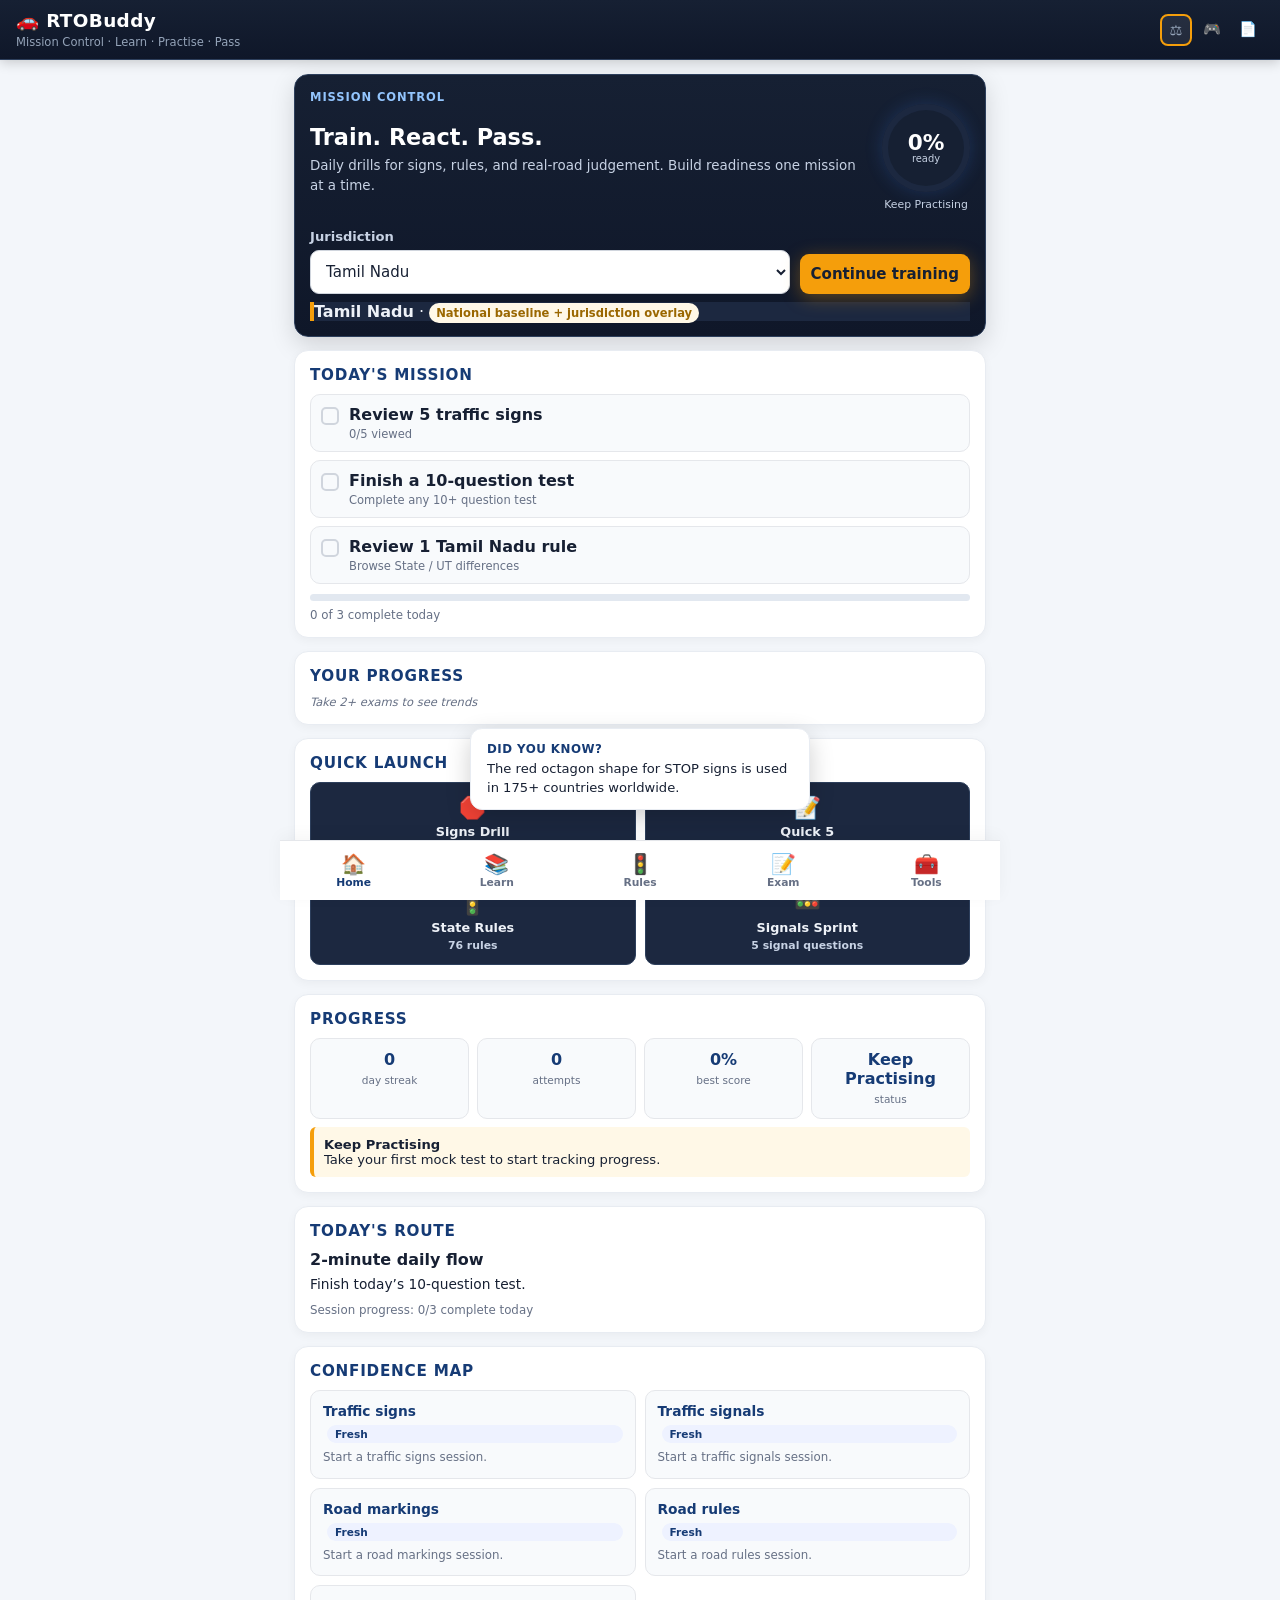
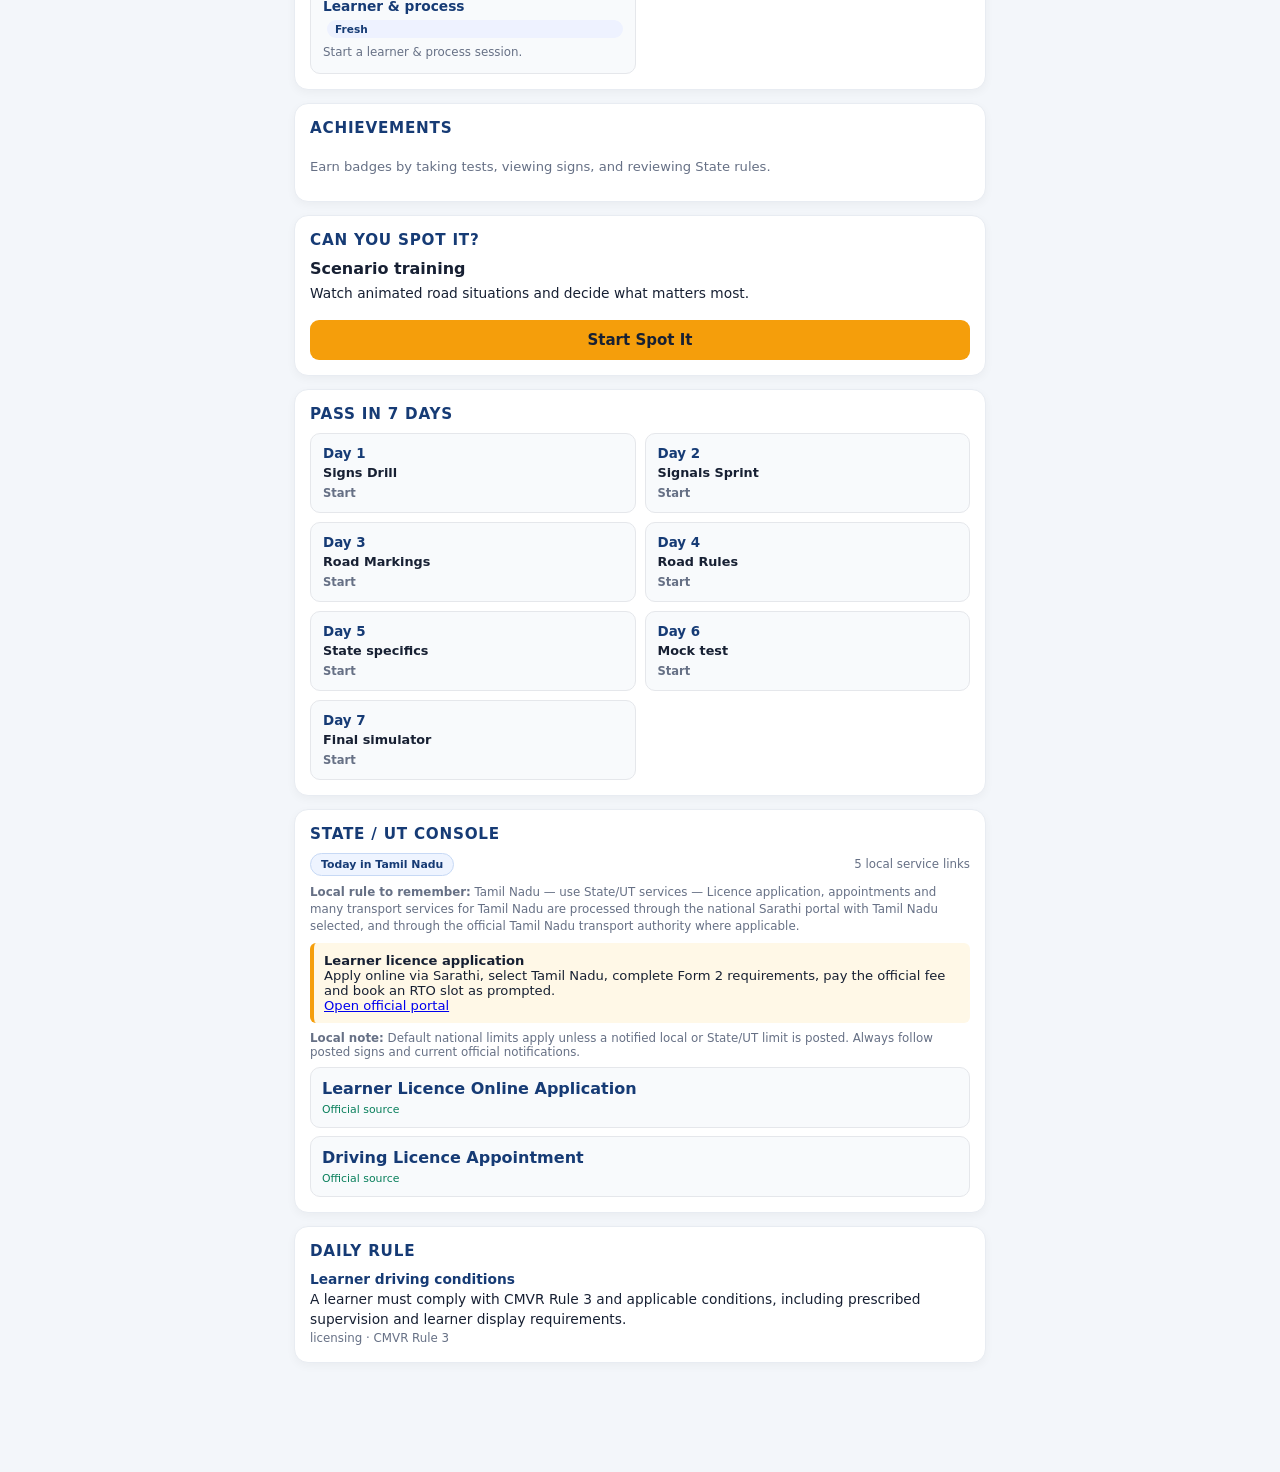
<file: index.html>
<!doctype html><html lang="en"><head><meta charset="utf-8"><link rel="icon" href="assets/icon.svg" type="image/svg+xml"><meta name="viewport" content="width=device-width,initial-scale=1"><meta name="theme-color" content="#163b75"><meta name="description" content="RTOBuddy — learner licence and road-safety study companion"><meta name="mobile-web-app-capable" content="yes"><link rel="manifest" href="manifest.json"><title>RTOBuddy v6</title><link rel="stylesheet" href="css/theme-tokens.css"><link rel="stylesheet" href="css/theme-balanced.css"><link rel="stylesheet" href="css/theme-hardcore.css"><link rel="stylesheet" href="css/theme-classic.css"><link rel="stylesheet" href="css/app.css"></head><body>
<a class="skip-link" href="#home">Skip to content</a>
<header class="app-header"><div class="app-header-left"><h1>🚗 RTOBuddy</h1><p>Mission Control · Learn · Practise · Pass</p></div><div id="themePicker" class="theme-picker"></div></header><main>
<section id="home" class="view active no-anim"><div class="card mc-home-card"><div class="mc-kicker">Mission Control <span id="streakBadge"></span></div><div class="mc-home-head"><div><h2>Train. React. Pass.</h2><p class="mc-home-copy">Daily drills for signs, rules, and real-road judgement. Build readiness one mission at a time.</p></div><div id="heroReadiness"></div></div><div class="mc-home-toolbar"><div class="mc-region-wrap"><label for="region">Jurisdiction</label><select id="region"></select></div><button id="continueTraining" class="accent mc-continue-btn" type="button">Continue training</button></div><div id="status" class="section-note">Loading…</div></div>
<div class="card"><div class="section-head"><h2>Today&apos;s mission</h2></div><div id="missionPanel">Loading missions…</div></div>
<div class="card"><div class="section-head"><h2>Your progress</h2></div><div id="sparkline" class="sparkline-wrap"></div></div>
<div class="card"><div class="section-head"><h2>Quick launch</h2></div><div class="mc-quick-grid"><button id="launchSigns" class="mc-quick-tile" type="button"><span aria-hidden="true">🛑</span><b>Signs Drill</b><small id="qsMeta">—</small></button><button id="launchExam" class="mc-quick-tile" type="button"><span aria-hidden="true">📝</span><b>Quick 5</b><small id="qeMeta">—</small></button><button id="launchState" class="mc-quick-tile" type="button"><span aria-hidden="true">🚦</span><b>State Rules</b><small id="qrMeta">—</small></button><button id="launchSignals" class="mc-quick-tile" type="button"><span aria-hidden="true">🚥</span><b>Signals Sprint</b><small id="qgMeta">—</small></button></div></div>
<div class="card"><div class="section-head"><h2>Progress</h2></div><div id="readiness">Loading progress…</div></div>
<div class="card"><div class="section-head"><h2>Today's route</h2></div><div id="dailyLoop">Loading daily flow…</div></div>
<div class="card"><div class="section-head"><h2>Confidence map</h2></div><div id="confidenceMap">Loading confidence…</div></div>
<div class="card"><div class="section-head"><h2>Achievements</h2></div><div id="achievements">Loading achievements…</div></div>
<div class="card"><div class="section-head"><h2>Can You Spot It?</h2></div><div id="spotItPanel" class="daily-loop-card"><b>Scenario training</b><p>Watch animated road situations and decide what matters most.</p><button id="launchSpotIt" class="accent" type="button">Start Spot It</button></div></div>
<div class="card"><div class="section-head"><h2>Pass in 7 Days</h2></div><div id="sevenDayPlan">Loading plan…</div></div>
<div class="card"><div class="section-head"><h2>State / UT console</h2></div><div id="jurisdictionPanel">Select a jurisdiction above.</div></div><div class="card"><div class="section-head"><h2>Daily rule</h2></div><div id="daily">Loading…</div></div></section>
<section id="learn" class="view"><div class="page-hero"><div class="page-kicker">Training deck</div><h2 class="page-title">Learn</h2><p class="page-copy">Road rules, licence journey, documents, and learner guidance — filtered for your audience.</p><div class="page-meta" id="learnMeta">—</div></div><div class="card"><div class="filter-bar"><select id="learnMode"><option value="rules">Road Rules</option><option value="journey">Licence Journey</option><option value="documents">Documents</option><option value="learner">Learner Rules</option><option value="vehicles">Vehicle Classes</option></select><select id="la"><option value="all">All audiences</option><option value="learner">Learner</option><option value="driver">Driver</option></select></div><input id="ls" class="search-input" placeholder="Search learning content…" autocomplete="off"><div id="ll" class="content-list"></div></div></section>
<section id="rules" class="view"><div class="page-hero"><div class="page-kicker">Road knowledge</div><h2 class="page-title">Rules &amp; Signs</h2><p class="page-copy">National baseline rules, state differences, traffic signs, signals, and road markings.</p><div class="page-meta" id="rulesMeta">—</div></div><div class="card"><div class="section-head"><h2>Road rules</h2><span class="section-count" id="rulesCount">—</span></div><div class="filter-bar"><select id="cat"><option value="all">All categories</option></select><input id="rs" class="search-input" placeholder="Search road rules…" autocomplete="off"></div><div id="rl" class="content-list"></div></div><div class="card"><div class="section-head"><h2>State / UT differences</h2><span class="section-count" id="crossCount">—</span></div><input id="crossSearch" class="search-input" placeholder="Search tax, helmet, seat belt, registration, permits…" autocomplete="off"><div id="crossState" class="content-list"></div></div><div class="card"><div class="section-head"><h2>Traffic signs</h2><span class="section-count" id="signsCount">—</span></div><input id="ss" class="search-input" placeholder="Search signs…" autocomplete="off"><div id="sl" class="sign-grid"></div></div><div class="card"><div class="section-head"><h2>Traffic signals</h2><span class="section-count" id="signalsCount">—</span></div><input id="sigSearch" class="search-input" placeholder="Search traffic signals…" autocomplete="off"><div id="sigList" class="content-list"></div></div><div class="card"><div class="section-head"><h2>Road markings</h2><span class="section-count" id="markingsCount">—</span></div><input id="ms" class="search-input" placeholder="Search road markings…" autocomplete="off"><div id="ml" class="sign-grid"></div></div></section>
<section id="exam" class="view"><div class="page-hero"><div class="page-kicker">Mock test</div><h2 class="page-title">Practice exam</h2><p class="page-copy">Timed recall drills with sign visuals, explanations, and weak-area tracking.</p><div class="page-meta" id="examMeta">—</div></div><div class="card exam-card"><div id="setup" class="exam-setup"><p class="exam-intro">Questions are linked to signs, markings, or rules where applicable. Every answer shows an explanation.</p><div class="exam-config"><div class="exam-field"><label for="n">Questions</label><select id="n"><option value="10">10</option><option value="20" selected>20</option><option value="50">50</option><option value="100">100</option></select></div><div class="exam-field"><label for="examCategory">Focus</label><select id="examCategory"><option value="all">Mixed</option><option value="traffic_sign">Traffic signs</option><option value="road_marking">Road markings</option><option value="road_rule">Road rules</option><option value="traffic_signal">Traffic signals</option><option value="learner_and_process">Learner &amp; process</option></select></div></div><div class="exam-config"><div class="exam-field"><label for="examMode">Mode</label><select id="examMode"><option value="practice" selected>Practice</option><option value="simulator">Exam simulator</option><option value="challenge">Challenge</option></select></div><div class="exam-field"><label for="challengeTarget">Challenge</label><select id="challengeTarget"><option value="80">Beat 80%</option><option value="90">Beat 90%</option><option value="100">Perfect score</option></select></div></div><div class="exam-mode-note" id="examModeNote">Practice gives instant feedback after each answer.</div><div class="exam-setup-actions"><button id="startExam" class="accent exam-start">Start test</button><button id="replayRecent" class="exam-secondary-btn" type="button">Replay recent mistakes</button></div></div><div id="examArea" class="hide"><div class="exam-progress-wrap"><div id="prog" class="exam-progress-label"></div><div class="exam-progress-bar" aria-hidden="true"><i id="examProgressBar"></i></div></div><div id="qvisual" class="exam-visual hide"></div><h3 id="qq" class="exam-question"></h3><div id="opts" class="exam-options"></div><div id="exp"></div><button id="next" class="accent exam-next hide">Next question</button></div><div id="result" class="hide exam-result"></div></div></section>
<section id="tools" class="view"><div class="page-hero"><div class="page-kicker">Field kit</div><h2 class="page-title">Tools</h2><p class="page-copy">Vehicle guidance, official portals, emergency steps, and legal freshness reminders.</p></div><div class="card tool-card"><div class="section-head"><h2>Vehicle-age guidance</h2></div><p class="tool-note">Age alone is not a universal scrappage rule.</p><div class="tool-inline"><label for="vy">Registration year</label><input id="vy" type="number" value="2020" min="1900" max="2100"><button id="checkAge" class="tool-action">Check guidance</button></div><div id="ar"></div></div><div class="card"><div class="section-head"><h2>Official services</h2></div><p class="tool-note">These links leave RTOBuddy and open official government services.</p><div id="services" class="service-list"></div></div><div class="card"><div class="section-head"><h2>Accident quick guide</h2></div><div class="guide-steps"><div class="guide-step ok"><span class="guide-num">1</span><div><b>Protect life.</b><p>Move to safety where possible without causing further danger.</p></div></div><div class="guide-step ok"><span class="guide-num">2</span><div><b>Get assistance.</b><p>Contact the appropriate emergency service and assist injured persons within your ability.</p></div></div><div class="guide-step ok"><span class="guide-num">3</span><div><b>Follow the law.</b><p>Review the accident-duty knowledge in Road Rules and follow current official requirements.</p></div></div></div></div><div class="card legal-card"><div class="section-head"><h2>About &amp; sources</h2></div><p class="tool-note">RTOBuddy combines official national road rules with State/UT-specific overlays. Content is sourced from the Motor Vehicles Act, IRC standards, and official transport authority publications. Always verify legal-sensitive details against current official sources.</p></div></section>
</main><nav class="nav app-nav" aria-label="Main navigation"><button type="button" data-view="home" class="active" aria-current="page" aria-label="Home"><span aria-hidden="true">🏠</span>Home</button><button type="button" data-view="learn" aria-label="Learn"><span aria-hidden="true">📚</span>Learn</button><button type="button" data-view="rules" aria-label="Rules and signs"><span aria-hidden="true">🚦</span>Rules</button><button type="button" data-view="exam" aria-label="Practice exam"><span aria-hidden="true">📝</span>Exam</button><button type="button" data-view="tools" aria-label="Tools"><span aria-hidden="true">🧰</span>Tools</button></nav><script>if('serviceWorker' in navigator){navigator.serviceWorker.register('./service-worker.js').catch((err)=>console.warn('RTOBuddy: service worker registration failed',err))}</script><script type="module" src="js/app.js"></script></body></html>
</file>
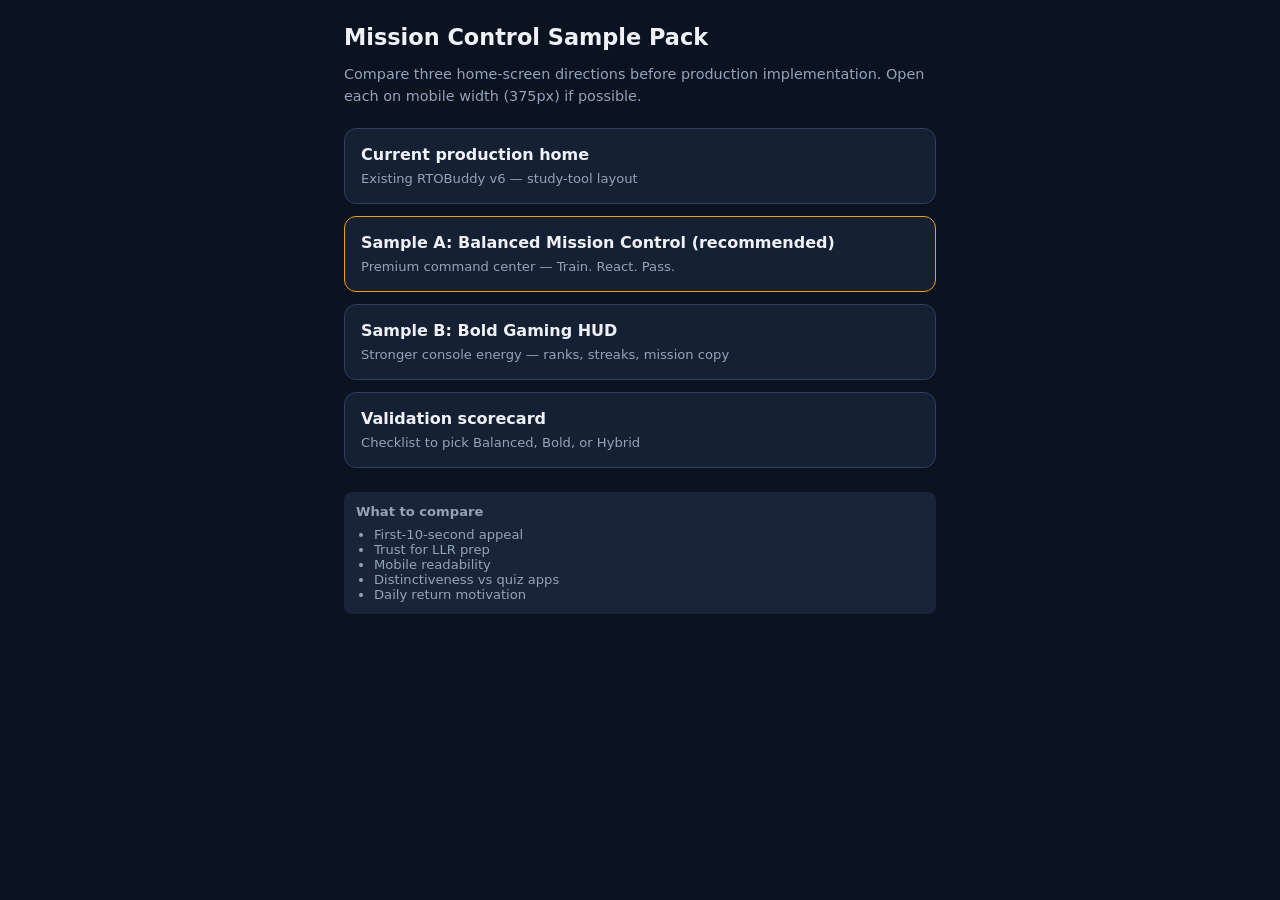
<file: samples/mission-control/index.html>
<!doctype html>
<html lang="en">
<head>
  <meta charset="utf-8">
  <meta name="viewport" content="width=device-width,initial-scale=1">
  <title>Mission Control Samples — RTOBuddy</title>
  <link rel="stylesheet" href="css/mc-tokens.css">
  <link rel="stylesheet" href="css/mc-components.css">
  <style>
    body { background: #0b1220; color: #eef2f8; font-family: system-ui, sans-serif; margin: 0; padding: 24px; max-width: 640px; margin-inline: auto; }
    h1 { font-size: 1.4rem; margin: 0 0 8px; }
    p { color: #94a3b8; font-size: 0.9rem; line-height: 1.5; }
    .cards { display: flex; flex-direction: column; gap: 12px; margin-top: 20px; }
    .card { display: block; padding: 16px; background: #162033; border: 1px solid #2d3f5c; border-radius: 12px; text-decoration: none; color: inherit; }
    .card:hover { border-color: #3b82f6; }
    .card b { display: block; font-size: 1rem; margin-bottom: 4px; }
    .card span { font-size: 0.82rem; color: #94a3b8; }
    .card.rec { border-color: #f59e0b; }
    .note { margin-top: 24px; padding: 12px; background: #1a2438; border-radius: 8px; font-size: 0.82rem; color: #94a3b8; }
    .note ul { margin: 8px 0 0; padding-left: 18px; }
  </style>
</head>
<body>
  <h1>Mission Control Sample Pack</h1>
  <p>Compare three home-screen directions before production implementation. Open each on mobile width (375px) if possible.</p>

  <div class="cards">
    <a class="card" href="../../index.html">
      <b>Current production home</b>
      <span>Existing RTOBuddy v6 — study-tool layout</span>
    </a>
    <a class="card rec" href="balanced.html">
      <b>Sample A: Balanced Mission Control (recommended)</b>
      <span>Premium command center — Train. React. Pass.</span>
    </a>
    <a class="card" href="bold.html">
      <b>Sample B: Bold Gaming HUD</b>
      <span>Stronger console energy — ranks, streaks, mission copy</span>
    </a>
    <a class="card" href="VALIDATION.md" target="_blank" rel="noopener">
      <b>Validation scorecard</b>
      <span>Checklist to pick Balanced, Bold, or Hybrid</span>
    </a>
  </div>

  <div class="note">
    <b>What to compare</b>
    <ul>
      <li>First-10-second appeal</li>
      <li>Trust for LLR prep</li>
      <li>Mobile readability</li>
      <li>Distinctiveness vs quiz apps</li>
      <li>Daily return motivation</li>
    </ul>
  </div>
</body>
</html>
</file>
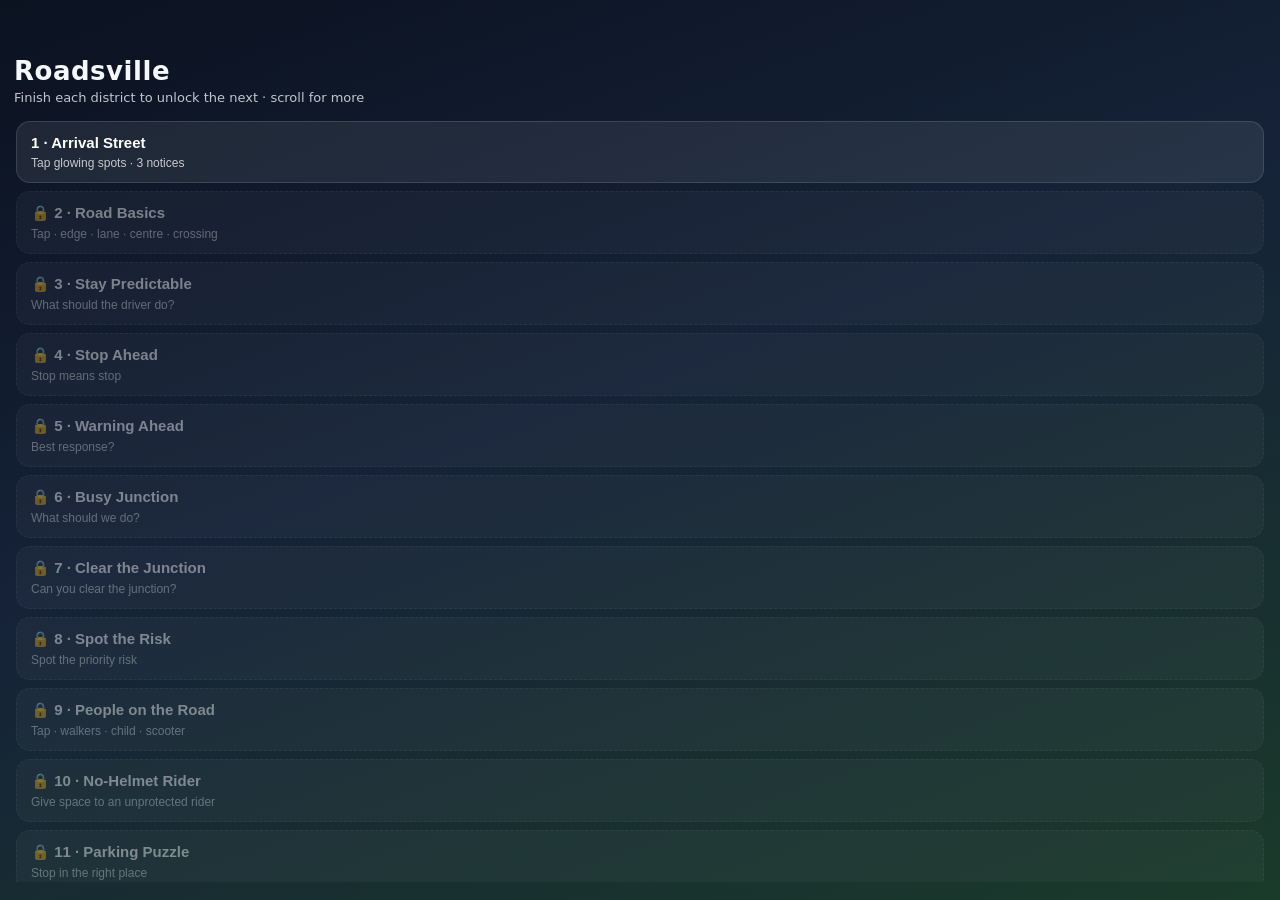
<file: android/app/src/main/assets/quest3d/index.html>
<!DOCTYPE html>
<html lang="en">
<head>
  <meta charset="utf-8"/>
  <meta name="viewport" content="width=device-width, initial-scale=1, maximum-scale=1, user-scalable=no"/>
  <title>Roadsville Quest</title>
  <style>
    html, body {
      margin: 0; padding: 0; width: 100%; height: 100%;
      overflow: hidden; background: #0b1220;
      font-family: system-ui, -apple-system, Segoe UI, Roboto, sans-serif;
      color: #f4f7fb;
      touch-action: manipulation;
    }
    #c {
      position: absolute; inset: 0; z-index: 1;
      display: block; width: 100%; height: 100%;
      touch-action: none;
    }
    #hud {
      position: absolute; inset: 0; z-index: 5; pointer-events: none;
      display: flex; flex-direction: column; justify-content: space-between;
    }
    .top-bar {
      display: flex; justify-content: space-between; align-items: flex-start;
      padding: 10px 12px; gap: 8px;
    }
    .pill {
      pointer-events: auto;
      background: rgba(8, 14, 24, 0.72);
      border: 1px solid rgba(255,255,255,0.12);
      border-radius: 999px;
      padding: 8px 12px;
      font-size: 12px;
      letter-spacing: 0.04em;
    }
    button.pill { color: #e8eef8; cursor: pointer; }
    .buddy {
      max-width: 78%;
      margin: 0 12px 10px;
      pointer-events: none;
      background: rgba(8, 14, 24, 0.78);
      border: 1px solid rgba(126, 182, 255, 0.35);
      border-radius: 14px 14px 14px 4px;
      padding: 10px 12px;
      font-size: 14px;
      line-height: 1.35;
      opacity: 0;
      transform: translateY(8px);
      transition: opacity .25s ease, transform .25s ease;
    }
    .buddy.show { opacity: 1; transform: translateY(0); }
    .buddy .who { color: #7eb6ff; font-size: 11px; font-weight: 700; margin-bottom: 4px; }
    .bottom {
      pointer-events: none;
      padding: 0 12px 14px;
      display: flex; flex-direction: column; gap: 8px;
    }
    .choices { display: flex; flex-direction: column; gap: 8px; pointer-events: auto; }
    .choice {
      border: 1px solid rgba(255,255,255,0.14);
      background: rgba(20, 30, 46, 0.88);
      color: #f4f7fb;
      border-radius: 12px;
      padding: 12px 14px;
      text-align: left;
      font-size: 14px;
      line-height: 1.3;
    }
    .choice.good { border-color: #3dd68c; background: rgba(22, 70, 48, 0.9); }
    .choice.bad { border-color: #ff7b72; background: rgba(70, 28, 28, 0.85); }
    .hint {
      text-align: center;
      font-size: 12px;
      color: rgba(244,247,251,0.72);
      margin-bottom: 4px;
    }
    .tap-glow {
      position: absolute; width: 18px; height: 18px; border-radius: 50%;
      border: 2px solid #7eb6ff; box-shadow: 0 0 12px #7eb6ff;
      transform: translate(-50%, -50%);
      pointer-events: none;
      animation: pulse 1.2s ease infinite;
    }
    @keyframes pulse {
      0%, 100% { opacity: .35; transform: translate(-50%, -50%) scale(1); }
      50% { opacity: 1; transform: translate(-50%, -50%) scale(1.25); }
    }
    #menu {
      position: absolute; inset: 0; z-index: 10;
      background: linear-gradient(160deg, #0b1220 0%, #152238 45%, #1a3a2a 100%);
      display: flex;
      flex-direction: column;
      box-sizing: border-box;
      padding: 56px 14px 18px;
      touch-action: pan-y;
    }
    #menuHeader { flex: 0 0 auto; padding-bottom: 8px; }
    #menu h1 { margin: 0 0 4px; font-size: 26px; letter-spacing: 0.02em; }
    #menu p { margin: 0; color: rgba(244,247,251,0.78); font-size: 13px; }
    #bootError {
      display: none; margin: 8px 0 0; padding: 10px 12px;
      background: rgba(180,40,40,0.35); border: 1px solid #ff7b72;
      border-radius: 10px; font-size: 13px;
    }
    #menuList {
      flex: 1 1 auto;
      min-height: 0;
      overflow-y: auto;
      -webkit-overflow-scrolling: touch;
      overscroll-behavior: contain;
      display: flex;
      flex-direction: column;
      gap: 8px;
      padding: 8px 2px 12px;
      touch-action: pan-y;
    }
    .scenario-btn {
      pointer-events: auto;
      width: 100%;
      flex: 0 0 auto;
      border: 1px solid rgba(255,255,255,0.12);
      border-radius: 14px;
      padding: 12px 14px;
      text-align: left;
      background: rgba(255,255,255,0.08);
      color: #fff;
      font-size: 15px;
    }
    .scenario-btn strong { display: block; font-size: 15px; margin-bottom: 2px; }
    .scenario-btn span { opacity: 0.75; font-size: 12px; }
    .scenario-btn:active { transform: scale(0.99); }
    .scenario-btn.locked {
      opacity: 0.45;
      pointer-events: none;
      border-style: dashed;
    }
    .scenario-btn.locked strong::before { content: "🔒 "; }
    .scenario-btn.done strong::before { content: "✓ "; }
  </style>
</head>
<body>
  <div id="menu">
    <div id="menuHeader">
      <h1>Roadsville</h1>
      <p>Finish each district to unlock the next · scroll for more</p>
      <div id="bootError"></div>
    </div>
    <div id="menuList"></div>
  </div>
  <canvas id="c"></canvas>
  <div id="hud" style="display:none">
    <div class="top-bar">
      <button class="pill" id="btnMap">Map</button>
      <div class="pill" id="sceneLabel">Quest</div>
    </div>
    <div>
      <div class="buddy" id="buddy"><div class="who">Buddy</div><div id="buddyText"></div></div>
      <div class="bottom">
        <div class="hint" id="hint"></div>
        <div class="choices" id="choices"></div>
      </div>
    </div>
  </div>
  <script src="three.min.js"></script>
  <script src="quest.js"></script>
</body>
</html>
</file>
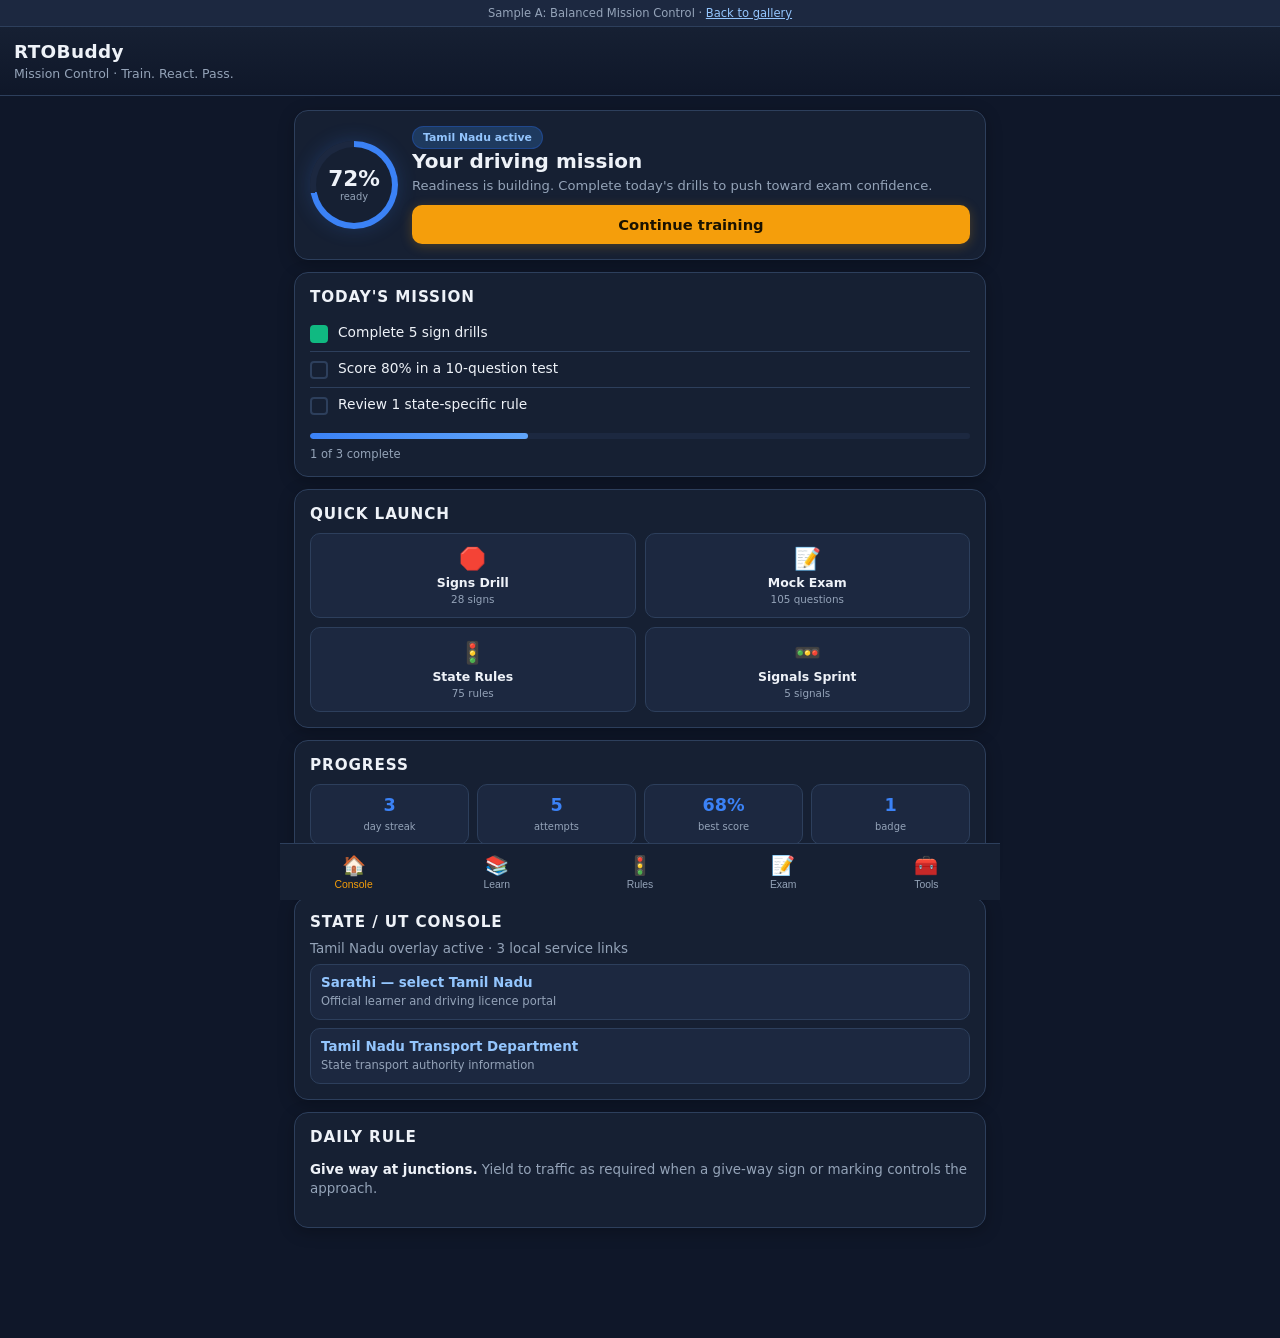
<file: samples/mission-control/balanced.html>
<!doctype html>
<html lang="en">
<head>
  <meta charset="utf-8">
  <meta name="viewport" content="width=device-width,initial-scale=1">
  <meta name="theme-color" content="#0f1729">
  <title>Mission Control — Balanced Sample | RTOBuddy</title>
  <link rel="stylesheet" href="css/mc-tokens.css">
  <link rel="stylesheet" href="css/mc-components.css">
  <link rel="stylesheet" href="css/mc-balanced.css">
</head>
<body class="mc-body">
  <div class="mc-sample-banner">Sample A: Balanced Mission Control · <a href="index.html" style="color:#93c5fd">Back to gallery</a></div>

  <header class="mc-header">
    <h1>RTOBuddy</h1>
    <p>Mission Control · Train. React. Pass.</p>
  </header>

  <main class="mc-main">
    <section class="mc-panel mc-hero">
      <div class="mc-ring" aria-hidden="true">
        <b>72%</b>
        <span>ready</span>
      </div>
      <div class="mc-hero-copy">
        <span class="mc-badge">Tamil Nadu active</span>
        <h2>Your driving mission</h2>
        <p>Readiness is building. Complete today&apos;s drills to push toward exam confidence.</p>
        <a class="mc-cta" href="#">Continue training</a>
      </div>
    </section>

    <section class="mc-panel">
      <h2>Today&apos;s mission</h2>
      <ul class="mc-mission-list">
        <li><span class="mc-check done" aria-hidden="true"></span> Complete 5 sign drills</li>
        <li><span class="mc-check" aria-hidden="true"></span> Score 80% in a 10-question test</li>
        <li><span class="mc-check" aria-hidden="true"></span> Review 1 state-specific rule</li>
      </ul>
      <div class="mc-progress-bar" aria-hidden="true"><i style="width:33%"></i></div>
      <p style="margin:8px 0 0;font-size:0.72rem;color:var(--mc-muted)">1 of 3 complete</p>
    </section>

    <section class="mc-panel">
      <h2>Quick launch</h2>
      <div class="mc-quick">
        <a class="mc-tile" href="#"><span>🛑</span><b>Signs Drill</b><small>28 signs</small></a>
        <a class="mc-tile" href="#"><span>📝</span><b>Mock Exam</b><small>105 questions</small></a>
        <a class="mc-tile" href="#"><span>🚦</span><b>State Rules</b><small>75 rules</small></a>
        <a class="mc-tile" href="#"><span>🚥</span><b>Signals Sprint</b><small>5 signals</small></a>
      </div>
    </section>

    <section class="mc-panel">
      <h2>Progress</h2>
      <div class="mc-stats">
        <div class="mc-stat"><b>3</b><span>day streak</span></div>
        <div class="mc-stat"><b>5</b><span>attempts</span></div>
        <div class="mc-stat"><b>68%</b><span>best score</span></div>
        <div class="mc-stat"><b>1</b><span>badge</span></div>
      </div>
      <p style="margin:10px 0 0;font-size:0.75rem;color:var(--mc-muted)">Badge: Sign Explorer</p>
    </section>

    <section class="mc-panel">
      <h2>State / UT console</h2>
      <p style="margin:0 0 8px;font-size:0.84rem;color:var(--mc-muted)">Tamil Nadu overlay active · 3 local service links</p>
      <a class="mc-state-link" href="#"><b>Sarathi — select Tamil Nadu</b><span>Official learner and driving licence portal</span></a>
      <a class="mc-state-link" href="#"><b>Tamil Nadu Transport Department</b><span>State transport authority information</span></a>
    </section>

    <section class="mc-panel">
      <h2>Daily rule</h2>
      <p class="mc-daily"><b>Give way at junctions.</b> Yield to traffic as required when a give-way sign or marking controls the approach.</p>
    </section>
  </main>

  <nav class="mc-nav" aria-label="Main navigation (sample)">
    <button type="button" class="active" aria-current="page"><span>🏠</span>Console</button>
    <button type="button"><span>📚</span>Learn</button>
    <button type="button"><span>🚦</span>Rules</button>
    <button type="button"><span>📝</span>Exam</button>
    <button type="button"><span>🧰</span>Tools</button>
  </nav>
</body>
</html>
</file>
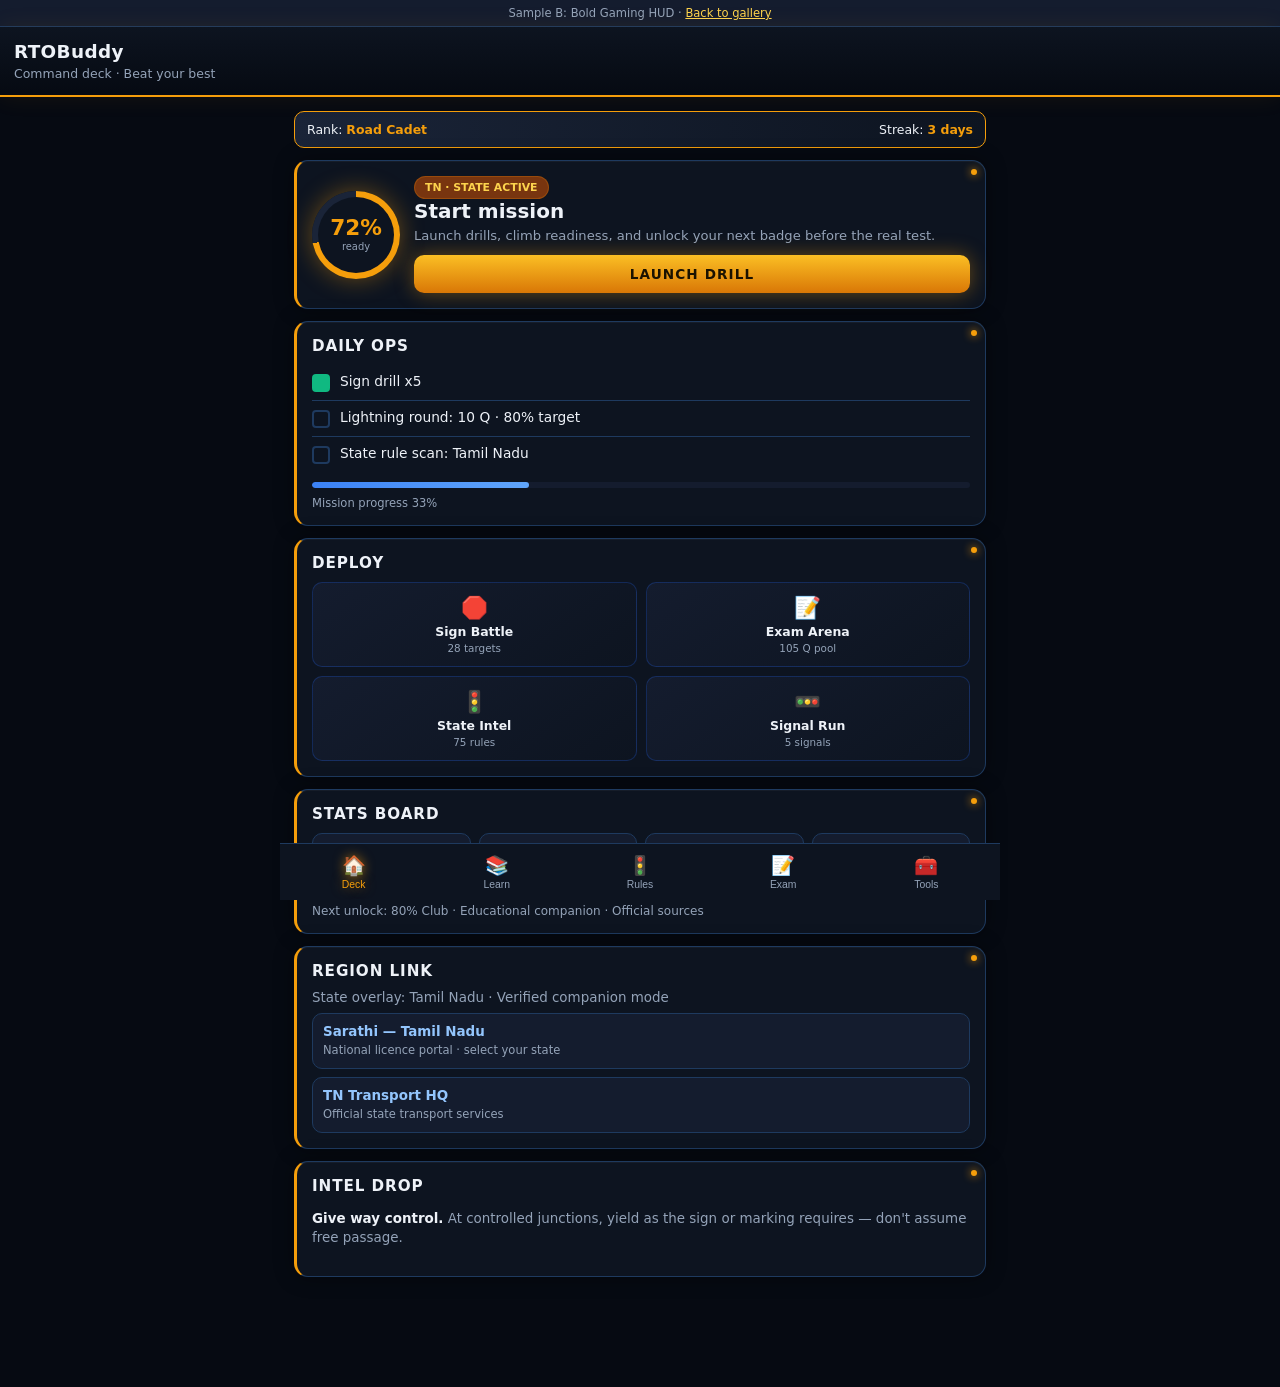
<file: samples/mission-control/bold.html>
<!doctype html>
<html lang="en">
<head>
  <meta charset="utf-8">
  <meta name="viewport" content="width=device-width,initial-scale=1">
  <meta name="theme-color" content="#060a12">
  <title>Mission Control — Bold HUD Sample | RTOBuddy</title>
  <link rel="stylesheet" href="css/mc-tokens.css">
  <link rel="stylesheet" href="css/mc-components.css">
  <link rel="stylesheet" href="css/mc-bold.css">
</head>
<body class="mc-body">
  <div class="mc-sample-banner">Sample B: Bold Gaming HUD · <a href="index.html" style="color:#fcd34d">Back to gallery</a></div>

  <header class="mc-header">
    <h1>RTOBuddy</h1>
    <p>Command deck · Beat your best</p>
  </header>

  <main class="mc-main">
    <div class="mc-rank-strip">
      <span>Rank: <b>Road Cadet</b></span>
      <span>Streak: <b>3 days</b></span>
    </div>

    <section class="mc-panel mc-hero">
      <div class="mc-ring" aria-hidden="true">
        <b>72%</b>
        <span>ready</span>
      </div>
      <div class="mc-hero-copy">
        <span class="mc-badge amber">TN · STATE ACTIVE</span>
        <h2>Start mission</h2>
        <p>Launch drills, climb readiness, and unlock your next badge before the real test.</p>
        <a class="mc-cta" href="#">Launch drill</a>
      </div>
    </section>

    <section class="mc-panel">
      <h2>Daily ops</h2>
      <ul class="mc-mission-list">
        <li><span class="mc-check done" aria-hidden="true"></span> Sign drill x5</li>
        <li><span class="mc-check" aria-hidden="true"></span> Lightning round: 10 Q · 80% target</li>
        <li><span class="mc-check" aria-hidden="true"></span> State rule scan: Tamil Nadu</li>
      </ul>
      <div class="mc-progress-bar" aria-hidden="true"><i style="width:33%"></i></div>
      <p style="margin:8px 0 0;font-size:0.72rem;color:var(--mc-muted)">Mission progress 33%</p>
    </section>

    <section class="mc-panel">
      <h2>Deploy</h2>
      <div class="mc-quick">
        <a class="mc-tile" href="#"><span>🛑</span><b>Sign Battle</b><small>28 targets</small></a>
        <a class="mc-tile" href="#"><span>📝</span><b>Exam Arena</b><small>105 Q pool</small></a>
        <a class="mc-tile" href="#"><span>🚦</span><b>State Intel</b><small>75 rules</small></a>
        <a class="mc-tile" href="#"><span>🚥</span><b>Signal Run</b><small>5 signals</small></a>
      </div>
    </section>

    <section class="mc-panel">
      <h2>Stats board</h2>
      <div class="mc-stats">
        <div class="mc-stat"><b>3</b><span>streak</span></div>
        <div class="mc-stat"><b>5</b><span>runs</span></div>
        <div class="mc-stat"><b>68%</b><span>high score</span></div>
        <div class="mc-stat"><b>1</b><span>medal</span></div>
      </div>
      <p style="margin:10px 0 0;font-size:0.75rem;color:var(--mc-muted)">Next unlock: 80% Club · Educational companion · Official sources</p>
    </section>

    <section class="mc-panel">
      <h2>Region link</h2>
      <p style="margin:0 0 8px;font-size:0.84rem;color:var(--mc-muted)">State overlay: Tamil Nadu · Verified companion mode</p>
      <a class="mc-state-link" href="#"><b>Sarathi — Tamil Nadu</b><span>National licence portal · select your state</span></a>
      <a class="mc-state-link" href="#"><b>TN Transport HQ</b><span>Official state transport services</span></a>
    </section>

    <section class="mc-panel">
      <h2>Intel drop</h2>
      <p class="mc-daily"><b>Give way control.</b> At controlled junctions, yield as the sign or marking requires — don&apos;t assume free passage.</p>
    </section>
  </main>

  <nav class="mc-nav" aria-label="Main navigation (sample)">
    <button type="button" class="active" aria-current="page"><span>🏠</span>Deck</button>
    <button type="button"><span>📚</span>Learn</button>
    <button type="button"><span>🚦</span>Rules</button>
    <button type="button"><span>📝</span>Exam</button>
    <button type="button"><span>🧰</span>Tools</button>
  </nav>
</body>
</html>
</file>
<file: css/theme-tokens.css>
/* Theme token layer — every visual property that changes per theme.
   The [data-theme] selectors in theme-*.css override these defaults.
   app.css reads only these variables, never raw hex. */

:root {
  /* Core palette */
  --th-bg: #f3f6fa;
  --th-text: #172033;
  --th-muted: #667085;
  --th-card: #fff;
  --th-card-border: #e8ecf2;
  --th-card-shadow: 0 3px 10px rgba(0,0,0,.04);

  /* Accents */
  --th-primary: #163b75;
  --th-accent: #f59e0b;
  --th-accent-text: #172033;
  --th-ok: #087f5b;
  --th-bad: #b42318;

  /* Lines & surfaces */
  --th-line: #e5e7eb;
  --th-soft: #f8fafc;
  --th-surface: #162033;
  --th-surface-2: #1c2840;
  --th-border: #2d3f5c;
  --th-glow: rgba(59,130,246,.2);

  /* Header */
  --th-header-bg: linear-gradient(180deg,#162033 0%,#0f1729 100%);
  --th-header-text: #fff;
  --th-header-muted: #94a3b8;
  --th-header-border: #2d3f5c;

  /* Nav */
  --th-nav-bg: #fff;
  --th-nav-border: #e5e7eb;
  --th-nav-text: #667085;
  --th-nav-active: #163b75;

  /* Page hero */
  --th-hero-bg: linear-gradient(180deg,#162033 0%,#0f1729 100%);
  --th-hero-text: #fff;
  --th-hero-muted: #c7d2e4;
  --th-hero-kicker: #93c5fd;
  --th-hero-meta-bg: #1c2840;
  --th-hero-meta-border: #2d3f5c;
  --th-hero-meta-text: #bfdbfe;

  /* Mission Control home card */
  --th-mc-bg: linear-gradient(180deg,#162033 0%,#0f1729 100%);
  --th-mc-border: #2d3f5c;
  --th-mc-text: #eef2f8;
  --th-mc-kicker: #93c5fd;
  --th-mc-copy: #c7d2e4;
  --th-mc-tile-bg: #1c2840;
  --th-mc-tile-border: #2d3f5c;
  --th-mc-tile-hover-bg: #22324f;
  --th-mc-tile-hover-border: #3b82f6;
  --th-mc-ring-track: #1c2840;
  --th-mc-ring-fill: #3b82f6;
  --th-mc-ring-glow: rgba(59,130,246,.2);

  /* Pill / badge */
  --th-pill-bg: #eef2ff;
  --th-pill-text: #163b75;
  --th-badge-bg: #eef4ff;
  --th-badge-text: #163b75;
  --th-badge-border: #c7d9f5;

  /* Inputs */
  --th-input-bg: #fff;
  --th-input-border: #d0d5dd;
  --th-input-text: #172033;

  /* Options (exam) */
  --th-option-bg: #f8fafc;
  --th-option-border: #d0d5dd;
  --th-option-hover-bg: #eef4ff;
  --th-option-hover-border: #163b75;
  --th-option-correct-bg: #ecfdf3;
  --th-option-correct-border: #12b76a;
  --th-option-wrong-bg: #fef3f2;
  --th-option-wrong-border: #f04438;

  /* Signs / signals / cross cards */
  --th-sign-bg: #fff;
  --th-sign-border: #eaecf0;
  --th-sign-hover-border: #c7d2e4;
  --th-signal-head-bg: #252b36;

  /* Notice / info blocks */
  --th-notice-bg: #fff8e7;
  --th-notice-border: #f59e0b;
  --th-ok-bg: #ecfdf3;
  --th-ok-border: #087f5b;
  --th-bad-bg: #fef3f2;
  --th-bad-border: #b42318;

  /* Progress bar */
  --th-progress-track: #e2e8f0;
  --th-progress-fill: linear-gradient(90deg,#3b82f6,#60a5fa);

  /* Quality badge */
  --th-quality-bg: #fff8e7;
  --th-quality-text: #9a6700;

  /* Section head count */
  --th-count-bg: #eef4ff;
  --th-count-text: #163b75;

  /* Architecture badge */
  --th-arch-bg: #eef4ff;
  --th-arch-text: #163b75;

  /* Mission toggles */
  --th-mission-bg: #f8fafc;
  --th-mission-border: #e5e7eb;
  --th-mission-done-bg: #ecfdf3;
  --th-mission-done-border: #12b76a;
  --th-check-border: #d0d5dd;
  --th-check-done-bg: #12b76a;

  /* Step / timeline */
  --th-step-bg: #fafbfc;
  --th-step-border: #e5e7eb;
  --th-stepno-bg: #163b75;

  /* Service links */
  --th-service-bg: #f8fafc;
  --th-service-border: #e5e7eb;
  --th-service-title: #163b75;
  --th-service-ok: #087f5b;

  /* Exam start button glow */
  --th-accent-glow: rgba(245,158,11,.35);

  /* Theme-color for PWA */
  --th-meta-color: #163b75;

  /* Button text */
  --th-btn-text: #fff;

  /* Animation intensity — themes can dial this up/down */
  --th-transition-speed: .15s;
  --th-hover-lift: 0;
}
</file>
<file: css/theme-balanced.css>
/* Balanced — dark professional, current default */
[data-theme="balanced"] {
  --th-bg: #f3f6fa;
  --th-text: #172033;
  --th-muted: #667085;
  --th-card: #fff;
  --th-card-border: #e8ecf2;
  --th-card-shadow: 0 3px 10px rgba(0,0,0,.04);
  --th-primary: #163b75;
  --th-accent: #f59e0b;
  --th-accent-text: #172033;
  --th-meta-color: #163b75;
  --th-transition-speed: .15s;
  --th-hover-lift: 0;
}
</file>
<file: css/theme-hardcore.css>
/* Hardcore — neon cyberpunk gaming */
[data-theme="hardcore"] {
  --th-bg: #0a0e17;
  --th-text: #e0ffe0;
  --th-muted: #6ee7b7;
  --th-card: #111827;
  --th-card-border: #00ffc844;
  --th-card-shadow: 0 0 18px rgba(0,255,200,.08), 0 4px 12px rgba(0,0,0,.4);

  --th-primary: #00ffc8;
  --th-accent: #00ffc8;
  --th-accent-text: #0a0e17;
  --th-ok: #22d3ee;
  --th-bad: #f43f5e;

  --th-line: #1e293b;
  --th-soft: #0f172a;
  --th-surface: #0d1117;
  --th-surface-2: #151d2b;
  --th-border: #00ffc833;
  --th-glow: rgba(0,255,200,.25);

  --th-header-bg: linear-gradient(180deg,#0d1117 0%,#060a10 100%);
  --th-header-text: #00ffc8;
  --th-header-muted: #6ee7b7;
  --th-header-border: #00ffc844;

  --th-nav-bg: #0d1117;
  --th-nav-border: #00ffc833;
  --th-nav-text: #6ee7b7;
  --th-nav-active: #00ffc8;

  --th-hero-bg: linear-gradient(180deg,#0d1117 0%,#060a10 100%);
  --th-hero-text: #00ffc8;
  --th-hero-muted: #6ee7b7;
  --th-hero-kicker: #00ffc8;
  --th-hero-meta-bg: #151d2b;
  --th-hero-meta-border: #00ffc844;
  --th-hero-meta-text: #00ffc8;

  --th-mc-bg: linear-gradient(135deg,#0d1117 0%,#0a1a1a 50%,#0d1117 100%);
  --th-mc-border: #00ffc844;
  --th-mc-text: #e0ffe0;
  --th-mc-kicker: #00ffc8;
  --th-mc-copy: #6ee7b7;
  --th-mc-tile-bg: #151d2b;
  --th-mc-tile-border: #00ffc833;
  --th-mc-tile-hover-bg: #1a2e2e;
  --th-mc-tile-hover-border: #00ffc8;
  --th-mc-ring-track: #151d2b;
  --th-mc-ring-fill: #00ffc8;
  --th-mc-ring-glow: rgba(0,255,200,.35);

  --th-pill-bg: #00ffc81a;
  --th-pill-text: #00ffc8;
  --th-badge-bg: #00ffc81a;
  --th-badge-text: #00ffc8;
  --th-badge-border: #00ffc844;

  --th-input-bg: #151d2b;
  --th-input-border: #00ffc844;
  --th-input-text: #e0ffe0;

  --th-option-bg: #151d2b;
  --th-option-border: #00ffc833;
  --th-option-hover-bg: #1a2e2e;
  --th-option-hover-border: #00ffc8;
  --th-option-correct-bg: #064e3b;
  --th-option-correct-border: #00ffc8;
  --th-option-wrong-bg: #4c0519;
  --th-option-wrong-border: #f43f5e;

  --th-sign-bg: #111827;
  --th-sign-border: #1e293b;
  --th-sign-hover-border: #00ffc888;
  --th-signal-head-bg: #0a0e17;

  --th-notice-bg: #1a1500;
  --th-notice-border: #eab308;
  --th-ok-bg: #052e16;
  --th-ok-border: #22d3ee;
  --th-bad-bg: #4c0519;
  --th-bad-border: #f43f5e;

  --th-progress-track: #1e293b;
  --th-progress-fill: linear-gradient(90deg,#00ffc8,#22d3ee);

  --th-quality-bg: #1a1500;
  --th-quality-text: #eab308;

  --th-count-bg: #00ffc81a;
  --th-count-text: #00ffc8;

  --th-arch-bg: #00ffc81a;
  --th-arch-text: #00ffc8;

  --th-mission-bg: #151d2b;
  --th-mission-border: #1e293b;
  --th-mission-done-bg: #052e16;
  --th-mission-done-border: #00ffc8;
  --th-check-border: #00ffc844;
  --th-check-done-bg: #00ffc8;

  --th-step-bg: #151d2b;
  --th-step-border: #1e293b;
  --th-stepno-bg: #00ffc8;

  --th-service-bg: #151d2b;
  --th-service-border: #1e293b;
  --th-service-title: #00ffc8;
  --th-service-ok: #22d3ee;

  --th-btn-text: #0a0e17;
  --th-accent-glow: rgba(0,255,200,.3);
  --th-meta-color: #0a0e17;
  --th-transition-speed: .2s;
  --th-hover-lift: -2px;
}

/* Hardcore-specific neon effects */
[data-theme="hardcore"] .app-header {
  box-shadow: 0 0 20px rgba(0,255,200,.15), 0 2px 12px rgba(0,0,0,.5);
}
[data-theme="hardcore"] .app-header h1 {
  text-shadow: 0 0 12px rgba(0,255,200,.6);
}
[data-theme="hardcore"] .card:hover {
  box-shadow: 0 0 20px rgba(0,255,200,.12), 0 4px 16px rgba(0,0,0,.4);
  transform: translateY(var(--th-hover-lift));
}
[data-theme="hardcore"] .page-hero {
  box-shadow: 0 0 30px rgba(0,255,200,.1), 0 6px 20px rgba(0,0,0,.3);
}
[data-theme="hardcore"] .mc-home-card {
  box-shadow: 0 0 30px rgba(0,255,200,.1), 0 8px 24px rgba(0,0,0,.4);
}
[data-theme="hardcore"] .accent,
[data-theme="hardcore"] button.accent {
  box-shadow: 0 0 16px rgba(0,255,200,.35);
  text-shadow: 0 0 6px rgba(0,255,200,.4);
}
[data-theme="hardcore"] .mc-readiness-ring {
  box-shadow: 0 0 24px rgba(0,255,200,.4);
}
[data-theme="hardcore"] .mc-quick-tile:hover {
  box-shadow: 0 0 14px rgba(0,255,200,.25);
}
[data-theme="hardcore"] .sign:hover {
  box-shadow: 0 0 14px rgba(0,255,200,.15);
}
[data-theme="hardcore"] .option:hover:not(:disabled) {
  box-shadow: 0 0 10px rgba(0,255,200,.15);
}
[data-theme="hardcore"] .app-nav {
  box-shadow: 0 -2px 16px rgba(0,255,200,.1);
}
[data-theme="hardcore"] .app-nav button.active {
  text-shadow: 0 0 8px rgba(0,255,200,.5);
}
[data-theme="hardcore"] .stepno {
  color: #0a0e17;
}
[data-theme="hardcore"] .guide-num {
  color: #0a0e17;
}
</file>
<file: css/theme-classic.css>
/* Classic — light, clean, zero distraction */
[data-theme="classic"] {
  --th-bg: #ffffff;
  --th-text: #1a1a1a;
  --th-muted: #6b7280;
  --th-card: #fff;
  --th-card-border: #e5e7eb;
  --th-card-shadow: 0 1px 4px rgba(0,0,0,.06);

  --th-primary: #374151;
  --th-accent: #2563eb;
  --th-accent-text: #fff;
  --th-ok: #15803d;
  --th-bad: #dc2626;

  --th-line: #e5e7eb;
  --th-soft: #f9fafb;
  --th-surface: #374151;
  --th-surface-2: #4b5563;
  --th-border: #d1d5db;
  --th-glow: rgba(37,99,235,.1);

  --th-header-bg: #fff;
  --th-header-text: #1a1a1a;
  --th-header-muted: #6b7280;
  --th-header-border: #e5e7eb;

  --th-nav-bg: #fff;
  --th-nav-border: #e5e7eb;
  --th-nav-text: #9ca3af;
  --th-nav-active: #2563eb;

  --th-hero-bg: #f9fafb;
  --th-hero-text: #1a1a1a;
  --th-hero-muted: #6b7280;
  --th-hero-kicker: #2563eb;
  --th-hero-meta-bg: #fff;
  --th-hero-meta-border: #e5e7eb;
  --th-hero-meta-text: #374151;

  --th-mc-bg: #f9fafb;
  --th-mc-border: #e5e7eb;
  --th-mc-text: #1a1a1a;
  --th-mc-kicker: #2563eb;
  --th-mc-copy: #6b7280;
  --th-mc-tile-bg: #fff;
  --th-mc-tile-border: #e5e7eb;
  --th-mc-tile-hover-bg: #f3f4f6;
  --th-mc-tile-hover-border: #2563eb;
  --th-mc-ring-track: #e5e7eb;
  --th-mc-ring-fill: #2563eb;
  --th-mc-ring-glow: rgba(37,99,235,.1);

  --th-pill-bg: #eff6ff;
  --th-pill-text: #1d4ed8;
  --th-badge-bg: #eff6ff;
  --th-badge-text: #1d4ed8;
  --th-badge-border: #bfdbfe;

  --th-input-bg: #fff;
  --th-input-border: #d1d5db;
  --th-input-text: #1a1a1a;

  --th-option-bg: #f9fafb;
  --th-option-border: #d1d5db;
  --th-option-hover-bg: #eff6ff;
  --th-option-hover-border: #2563eb;
  --th-option-correct-bg: #f0fdf4;
  --th-option-correct-border: #22c55e;
  --th-option-wrong-bg: #fef2f2;
  --th-option-wrong-border: #ef4444;

  --th-sign-bg: #fff;
  --th-sign-border: #e5e7eb;
  --th-sign-hover-border: #d1d5db;
  --th-signal-head-bg: #374151;

  --th-notice-bg: #fffbeb;
  --th-notice-border: #f59e0b;
  --th-ok-bg: #f0fdf4;
  --th-ok-border: #15803d;
  --th-bad-bg: #fef2f2;
  --th-bad-border: #dc2626;

  --th-progress-track: #e5e7eb;
  --th-progress-fill: linear-gradient(90deg,#2563eb,#60a5fa);

  --th-quality-bg: #fffbeb;
  --th-quality-text: #92400e;

  --th-count-bg: #eff6ff;
  --th-count-text: #1d4ed8;

  --th-arch-bg: #f3f4f6;
  --th-arch-text: #374151;

  --th-mission-bg: #f9fafb;
  --th-mission-border: #e5e7eb;
  --th-mission-done-bg: #f0fdf4;
  --th-mission-done-border: #22c55e;
  --th-check-border: #d1d5db;
  --th-check-done-bg: #22c55e;

  --th-step-bg: #f9fafb;
  --th-step-border: #e5e7eb;
  --th-stepno-bg: #374151;

  --th-service-bg: #f9fafb;
  --th-service-border: #e5e7eb;
  --th-service-title: #2563eb;
  --th-service-ok: #15803d;

  --th-accent-glow: rgba(37,99,235,.15);
  --th-meta-color: #ffffff;
  --th-transition-speed: .1s;
  --th-hover-lift: 0;
}

/* Classic-specific: flat header, no gradient hero */
[data-theme="classic"] .app-header {
  box-shadow: 0 1px 3px rgba(0,0,0,.08);
}
[data-theme="classic"] .page-hero {
  border: 1px solid var(--th-hero-meta-border);
  box-shadow: none;
}
[data-theme="classic"] .mc-home-card {
  box-shadow: 0 1px 4px rgba(0,0,0,.06);
}
[data-theme="classic"] .mc-home-card h2 {
  color: #1a1a1a;
}
[data-theme="classic"] .mc-readiness-ring::after {
  background: #f9fafb;
}
[data-theme="classic"] .mc-readiness-ring b {
  color: #2563eb;
}
[data-theme="classic"] .app-nav {
  box-shadow: 0 -1px 4px rgba(0,0,0,.05);
}
[data-theme="classic"] .theme-btn.active {
  background: rgba(37,99,235,.08);
}
[data-theme="classic"] .theme-btn:hover {
  background: rgba(37,99,235,.06);
}
</file>
<file: css/app.css>
/* ===== RESET & BASE ===== */
*{box-sizing:border-box}
body{margin:0;background:var(--th-bg);color:var(--th-text);font-family:system-ui,-apple-system,"Segoe UI",Arial,sans-serif;padding-bottom:82px;transition:background var(--th-transition-speed),color var(--th-transition-speed)}
button,input,select{font:inherit}

/* ===== HEADER ===== */
.app-header{position:sticky;top:0;z-index:20;background:var(--th-header-bg);color:var(--th-header-text);padding:10px 16px;box-shadow:0 2px 12px #0003;border-bottom:1px solid var(--th-header-border);display:flex;align-items:center;justify-content:space-between;gap:10px;transition:background var(--th-transition-speed)}
.app-header-left h1{font-size:1.15rem;margin:0;letter-spacing:.02em}
.app-header-left p{font-size:.72rem;margin:3px 0 0;color:var(--th-header-muted)}
.theme-picker{display:flex;gap:4px;align-items:center}
.theme-btn{width:32px;height:32px;min-width:32px;padding:0;margin:0;border:2px solid transparent;border-radius:8px;background:transparent;color:var(--th-header-muted);font-size:.9rem;cursor:pointer;display:flex;align-items:center;justify-content:center;transition:border-color var(--th-transition-speed),background var(--th-transition-speed)}
.theme-btn.active{border-color:var(--th-accent);background:rgba(255,255,255,.08)}
.theme-btn:hover{background:rgba(255,255,255,.12)}

/* ===== LAYOUT ===== */
main{max-width:720px;margin:auto;padding:14px}

/* ===== CARDS ===== */
.card{background:var(--th-card);border-radius:14px;padding:15px;margin-bottom:13px;box-shadow:var(--th-card-shadow);border:1px solid var(--th-card-border);transition:background var(--th-transition-speed),border-color var(--th-transition-speed),box-shadow var(--th-transition-speed),transform var(--th-transition-speed)}

/* ===== TYPOGRAPHY ===== */
h2{color:var(--th-primary);font-size:1.05rem;margin:0 0 12px}
h3{margin:0 0 6px;font-size:1rem}
label{font-weight:700;font-size:.82rem;display:block;margin:6px 0}

/* ===== INPUTS ===== */
select,input,button{width:100%;padding:11px;border:1px solid var(--th-input-border);border-radius:9px;font-size:.94rem;margin-bottom:9px;background:var(--th-input-bg);color:var(--th-input-text);transition:border-color var(--th-transition-speed),background var(--th-transition-speed)}
button{background:var(--th-primary);color:var(--th-btn-text);border:0;font-weight:700;cursor:pointer}
button.accent{background:var(--th-accent);color:var(--th-accent-text)}
button:disabled{opacity:.65;cursor:not-allowed}

/* ===== VIEWS ===== */
.view{display:none}

/* ===== NAV ===== */
.app-nav{position:fixed;bottom:0;left:50%;transform:translateX(-50%);width:100%;max-width:720px;background:var(--th-nav-bg);border-top:1px solid var(--th-nav-border);display:flex;z-index:30;padding:6px 2px calc(6px + env(safe-area-inset-bottom));box-shadow:0 -4px 16px #0000000a;transition:background var(--th-transition-speed)}
.app-nav button{background:none;color:var(--th-nav-text);margin:0;padding:5px 2px;font-size:.67rem;border-radius:8px;border:0;transition:color var(--th-transition-speed)}
.app-nav button.active{color:var(--th-nav-active);font-weight:700}
.app-nav span{display:block;font-size:1.25rem}

/* ===== GRID ===== */
.grid{display:grid;grid-template-columns:1fr 1fr;gap:9px}
.stat{background:var(--th-soft);border-radius:10px;padding:12px;text-align:center;font-size:.75rem}
.stat b{display:block;color:var(--th-primary);font-size:1.35rem}

/* ===== TEXT HELPERS ===== */
.small,.meta{font-size:.74rem;color:var(--th-muted)}

/* ===== RULES ===== */
.rule{border-top:1px solid var(--th-line);padding:14px 0}
.rule:first-child{border-top:0;padding-top:4px}
.rule h3{font-size:.95rem;line-height:1.3}
.rule p{font-size:.88rem;line-height:1.45;margin:6px 0}

/* ===== PILLS & BADGES ===== */
.pill{display:inline-block;border-radius:999px;background:var(--th-pill-bg);color:var(--th-pill-text);padding:3px 8px;font-size:.66rem;font-weight:700;margin-left:4px;vertical-align:middle}
.mc-badge{display:inline-block;padding:4px 10px;border-radius:999px;font-size:.68rem;font-weight:700;background:var(--th-badge-bg);color:var(--th-badge-text);border:1px solid var(--th-badge-border)}

/* ===== NOTICE BLOCKS ===== */
.notice{background:var(--th-notice-bg);border-left:4px solid var(--th-notice-border);padding:10px;border-radius:6px;font-size:.82rem}
.ok{background:var(--th-ok-bg);border-left:4px solid var(--th-ok-border);padding:10px;border-radius:6px}
.bad{background:var(--th-bad-bg);border-left:4px solid var(--th-bad-border);padding:10px;border-radius:6px}
.hide{display:none!important}

/* ===== SIGNS ===== */
.sign{border:1px solid var(--th-sign-border);border-radius:12px;padding:12px;margin:0;background:var(--th-sign-bg);transition:border-color var(--th-transition-speed),box-shadow var(--th-transition-speed),transform var(--th-transition-speed)}
.sign:hover{border-color:var(--th-sign-hover-border);box-shadow:0 4px 12px #0000000a;transform:translateY(var(--th-hover-lift))}
.sign-image{display:flex;align-items:center;justify-content:center;min-height:120px;background:var(--th-soft);border-radius:8px;margin-bottom:8px}
.sign-image img{max-width:125px;max-height:125px}
.sign-placeholder{font-size:.78rem;color:var(--th-muted)}

/* ===== OPTIONS (EXAM) ===== */
.option{background:var(--th-option-bg);color:var(--th-text);border:1px solid var(--th-option-border);text-align:left;border-radius:10px;transition:background var(--th-transition-speed),border-color var(--th-transition-speed),transform .1s,box-shadow var(--th-transition-speed)}
.option:hover:not(:disabled){border-color:var(--th-option-hover-border);background:var(--th-option-hover-bg)}
.option.correct{background:var(--th-option-correct-bg);border-color:var(--th-option-correct-border)}
.option.wrong{background:var(--th-option-wrong-bg);border-color:var(--th-option-wrong-border)}

/* ===== MISC ===== */
.section-note{margin-top:8px}
.toolbar{display:grid;grid-template-columns:1fr 1fr;gap:9px}
.toolbar>*{margin-bottom:9px}
.empty{padding:12px 0;color:var(--th-muted);font-size:.82rem}
.quality{font-size:.72rem;padding:3px 7px;border-radius:999px;background:var(--th-quality-bg);color:var(--th-quality-text);font-weight:700}

/* ===== TIMELINE / STEPS ===== */
.timeline{display:flex;flex-direction:column;gap:10px}
.step{display:grid;grid-template-columns:34px 1fr;gap:10px;border:1px solid var(--th-step-border);border-radius:12px;padding:12px;background:var(--th-step-bg)}
.stepno{width:30px;height:30px;border-radius:50%;background:var(--th-stepno-bg);color:#fff;display:flex;align-items:center;justify-content:center;font-weight:700}
.step p{font-size:.85rem;line-height:1.4;margin:4px 0}
.timeline .step{margin-bottom:0}

/* ===== MARKING ===== */
.marking-visual{background:var(--th-soft);border-radius:8px;padding:5px;margin-bottom:8px}
.mark-svg{width:100%;height:70px}

/* ===== EXAM VISUAL ===== */
.exam-visual{margin:10px 0}
.exam-sign img{max-width:140px;max-height:140px}
.exam-caption{text-align:center;margin-top:6px;color:var(--th-muted)}
.exam-signal{display:flex;flex-direction:column;align-items:center;gap:6px;padding:8px 0}

/* ===== READINESS ===== */
.readiness-ring{display:flex;align-items:baseline;gap:8px;padding:4px 0 10px}
.readiness-ring b{font-size:2rem;color:var(--th-primary)}
.readiness-ring span{font-size:.75rem;color:var(--th-muted)}
.mini{margin-top:10px}

/* ===== SERVICES ===== */
.service{display:block;text-decoration:none;color:var(--th-text);border:1px solid var(--th-service-border);border-radius:10px;padding:11px;margin:8px 0;background:var(--th-service-bg);transition:border-color var(--th-transition-speed),box-shadow var(--th-transition-speed)}
.service:hover{border-color:var(--th-service-title)}
.service b{display:block;color:var(--th-service-title)}
.service span{display:block;font-size:.78rem;margin-top:3px}
.service small{display:block;color:var(--th-service-ok);font-size:.68rem;margin-top:5px}

/* ===== SIGNALS ===== */
.architecture-badge{margin-top:9px;padding:8px 10px;border-radius:8px;background:var(--th-arch-bg);color:var(--th-arch-text);font-size:.72rem;font-weight:700}
.signal{border:1px solid var(--th-sign-border);border-radius:12px;padding:14px;margin:0 0 9px;background:var(--th-sign-bg);transition:border-color var(--th-transition-speed)}
.signal:hover{border-color:var(--th-sign-hover-border)}
.signal-head{width:62px;padding:6px 0;background:var(--th-signal-head-bg);border-radius:12px;display:flex;gap:5px;justify-content:center;margin-bottom:9px}
.lamp{width:13px;height:13px;border-radius:50%;display:block;background:#3a3f4a;opacity:.35}
.lamp.on{opacity:1}
.lamp.red.on{background:#d92d20;box-shadow:0 0 6px #d92d2088}
.lamp.amber.on{background:#f79009;box-shadow:0 0 6px #f7900988}
.lamp.green.on{background:#12b76a;box-shadow:0 0 6px #12b76a88}
.lamp.flash.on{animation:signal-flash 1s step-end infinite}
@keyframes signal-flash{50%{opacity:.35;box-shadow:none}}
.signal p{font-size:.88rem;line-height:1.4;margin:6px 0}

/* ===== CROSS STATE ===== */
.state-alert{border-left:5px solid var(--th-notice-border)}
.cross-card{border:1px solid var(--th-sign-border);border-radius:12px;padding:14px;margin:0 0 9px;background:var(--th-sign-bg);color:var(--th-text);transition:border-color var(--th-transition-speed),box-shadow var(--th-transition-speed),background var(--th-transition-speed)}
.cross-card:hover{border-color:var(--th-sign-hover-border);box-shadow:0 3px 10px #00000008}
.cross-top{display:flex;align-items:center;justify-content:space-between;gap:8px}
.cross-card h3{margin:0;color:var(--th-text)}
.cross-card p{font-size:.88rem;line-height:1.45;margin:8px 0;color:var(--th-text)}
.cross-card b{color:var(--th-primary)}
.cross-card .small{color:var(--th-muted)}

/* ===== A11Y ===== */
.skip-link{position:absolute;left:-9999px;top:auto;width:1px;height:1px;overflow:hidden}
.skip-link:focus{left:12px;top:12px;width:auto;height:auto;padding:8px 12px;background:var(--th-card);color:var(--th-primary);border:2px solid var(--th-primary);border-radius:8px;z-index:100}
.nav button:focus-visible,.option:focus-visible,button:focus-visible,a.service:focus-visible{outline:3px solid var(--th-accent);outline-offset:2px}

/* ===== MISSION CONTROL HOME ===== */
.mc-home-card{background:var(--th-mc-bg);border:1px solid var(--th-mc-border);color:var(--th-mc-text);box-shadow:0 8px 24px #00000025;transition:background var(--th-transition-speed),border-color var(--th-transition-speed)}
.mc-home-card h2{color:var(--th-hero-text);margin:4px 0 6px;font-size:1.4rem}
.mc-kicker{text-transform:uppercase;letter-spacing:.08em;font-size:.72rem;font-weight:700;color:var(--th-mc-kicker)}
.mc-home-copy{font-size:.84rem;line-height:1.45;color:var(--th-mc-copy);margin:0}
.mc-home-head{display:grid;grid-template-columns:1fr auto;gap:12px;align-items:center}
.mc-home-toolbar{display:grid;grid-template-columns:1fr auto;gap:10px;align-items:end;margin-top:12px}
.mc-region-wrap label{color:var(--th-hero-muted)}
.mc-region-wrap select{margin-bottom:0}
.mc-continue-btn{margin-bottom:0}
.mc-home-card select{background:var(--th-input-bg);color:var(--th-input-text)}
.mc-home-card .section-note{background:var(--th-mc-tile-bg);color:var(--th-mc-text);border-left:4px solid var(--th-accent)}
.mc-home-card .architecture-badge{background:var(--th-mc-tile-bg);color:var(--th-hero-meta-text)}
.mc-continue-btn{margin:0;min-width:170px;box-shadow:0 4px 18px var(--th-accent-glow)}

/* ===== READINESS RING ===== */
.mc-hero-readiness{display:flex;flex-direction:column;align-items:center;gap:6px}
.mc-readiness-ring{--pct:0%;width:88px;height:88px;border-radius:50%;display:flex;flex-direction:column;align-items:center;justify-content:center;position:relative;background:conic-gradient(var(--th-mc-ring-fill) var(--pct),var(--th-mc-ring-track) 0);box-shadow:0 0 18px var(--th-mc-ring-glow);transition:box-shadow var(--th-transition-speed)}
.mc-readiness-ring::after{content:"";position:absolute;inset:6px;border-radius:50%;background:var(--th-surface)}
.mc-readiness-ring b,.mc-readiness-ring span{position:relative;z-index:1}
.mc-readiness-ring b{font-size:1.35rem;color:var(--th-hero-text);line-height:1}
.mc-readiness-ring span{font-size:.62rem;color:var(--th-mc-copy)}
.mc-readiness-note{font-size:.68rem;color:var(--th-mc-copy);text-align:center;max-width:100px}

/* ===== QUICK LAUNCH ===== */
.mc-quick-grid{display:grid;grid-template-columns:1fr 1fr;gap:9px}
.mc-quick-tile{background:var(--th-mc-tile-bg);border:1px solid var(--th-mc-tile-border);border-radius:10px;padding:12px 10px;color:var(--th-mc-text);text-align:center;margin:0;transition:background var(--th-transition-speed),border-color var(--th-transition-speed),box-shadow var(--th-transition-speed),transform var(--th-transition-speed)}
.mc-quick-tile span{display:block;font-size:1.35rem;margin-bottom:4px}
.mc-quick-tile b{display:block;font-size:.8rem}
.mc-quick-tile small{display:block;margin-top:4px;color:var(--th-mc-copy);font-size:.68rem}
.mc-quick-tile:hover{border-color:var(--th-mc-tile-hover-border);background:var(--th-mc-tile-hover-bg);transform:translateY(var(--th-hover-lift))}

/* ===== MISSIONS ===== */
.mc-mission-list{list-style:none;margin:0;padding:0}
.mc-mission-list li{margin:0 0 8px}
.mc-mission-item{display:flex;align-items:flex-start;gap:10px;width:100%;padding:10px;background:var(--th-mission-bg);border:1px solid var(--th-mission-border);border-radius:10px;color:var(--th-text);text-align:left}
.mc-mission-item span:last-child{display:flex;flex-direction:column;gap:3px}
.mc-mission-item small{color:var(--th-muted);font-size:.72rem}
.mc-mission-item.done{background:var(--th-mission-done-bg);border-color:var(--th-mission-done-border)}
.mc-mission-toggle{display:flex;align-items:flex-start;gap:10px;width:100%;padding:10px;background:var(--th-mission-bg);border:1px solid var(--th-mission-border);border-radius:10px;color:var(--th-text);text-align:left;transition:background var(--th-transition-speed),border-color var(--th-transition-speed)}
.mc-mission-toggle span:last-child{display:flex;flex-direction:column;gap:3px}
.mc-mission-toggle small{color:var(--th-muted);font-size:.72rem}
.mc-mission-toggle.done{background:var(--th-mission-done-bg);border-color:var(--th-mission-done-border)}
.mc-check{width:18px;height:18px;border-radius:5px;border:2px solid var(--th-check-border);flex-shrink:0;margin-top:2px;background:transparent;transition:background var(--th-transition-speed),border-color var(--th-transition-speed)}
.mc-check.done{background:var(--th-check-done-bg);border-color:var(--th-check-done-bg);position:relative}
.mc-check.done::after{content:"";position:absolute;left:4px;top:1px;width:5px;height:9px;border:solid #fff;border-width:0 2px 2px 0;transform:rotate(45deg)}

/* ===== PROGRESS ===== */
.mc-mission-progress{margin-top:10px}
.mc-progress-bar{height:7px;border-radius:999px;background:var(--th-progress-track);overflow:hidden;margin-bottom:7px}
.mc-progress-bar i{display:block;height:100%;background:var(--th-progress-fill);border-radius:999px}
.mc-progress-grid{display:grid;grid-template-columns:repeat(4,1fr);gap:8px}
.mc-progress-stat{background:var(--th-soft);border:1px solid var(--th-line);border-radius:10px;padding:11px 8px;text-align:center;transition:background var(--th-transition-speed),border-color var(--th-transition-speed)}
.mc-progress-stat b{display:block;font-size:1rem;color:var(--th-primary)}
.mc-progress-stat span{font-size:.66rem;color:var(--th-muted)}

/* ===== JURISDICTION ===== */
.mc-jurisdiction-head{display:flex;align-items:center;justify-content:space-between;gap:8px;flex-wrap:wrap}
.mc-jurisdiction-copy{margin-top:8px;line-height:1.45}
.mc-service{margin-bottom:0}
.mc-daily{font-size:.86rem;line-height:1.45;color:var(--th-text)}
.mc-daily b{color:var(--th-primary)}
.daily-loop-card p{margin:6px 0 8px;font-size:.86rem;line-height:1.45}
.confidence-grid,.achievement-grid{display:grid;grid-template-columns:1fr 1fr;gap:9px}
.confidence-item,.achievement-item{padding:12px;border:1px solid var(--th-line);border-radius:10px;background:var(--th-soft);display:flex;flex-direction:column;gap:6px}
.confidence-item b,.achievement-item b{color:var(--th-primary);font-size:.86rem}
.confidence-item small,.achievement-item small{font-size:.74rem;color:var(--th-muted);line-height:1.4}
.daily-loop-card button{margin-top:8px;margin-bottom:0}
.plan-grid{display:grid;grid-template-columns:1fr 1fr;gap:9px}
.plan-step{margin:0;padding:12px;border:1px solid var(--th-line);border-radius:10px;background:var(--th-soft);color:var(--th-text);text-align:left}
.plan-step b{display:block;color:var(--th-primary);font-size:.84rem;margin-bottom:4px}
.plan-step span{display:block;font-size:.8rem;margin-bottom:6px}
.plan-step small{display:block;color:var(--th-muted);font-size:.72rem}
.plan-step.done{border-color:var(--th-ok-border);background:var(--th-ok-bg)}

/* ===== PAGE HERO ===== */
.page-hero{background:var(--th-hero-bg);border:1px solid var(--th-hero-meta-border);border-radius:14px;padding:16px;margin-bottom:13px;color:var(--th-hero-text);box-shadow:0 6px 20px #00000018;transition:background var(--th-transition-speed),border-color var(--th-transition-speed)}
.page-kicker{text-transform:uppercase;letter-spacing:.08em;font-size:.7rem;font-weight:700;color:var(--th-hero-kicker);margin-bottom:4px}
.page-title{margin:0 0 6px;font-size:1.35rem;color:var(--th-hero-text);font-weight:700}
.page-copy{margin:0;font-size:.84rem;line-height:1.45;color:var(--th-hero-muted)}
.page-meta{margin-top:10px;display:inline-block;padding:5px 10px;border-radius:999px;background:var(--th-hero-meta-bg);border:1px solid var(--th-hero-meta-border);font-size:.72rem;font-weight:700;color:var(--th-hero-meta-text)}

/* ===== SECTION HEAD ===== */
.section-head{display:flex;align-items:center;justify-content:space-between;gap:8px;margin-bottom:10px}
.section-head h2{margin:0;font-size:.95rem;text-transform:uppercase;letter-spacing:.05em}
.section-count{font-size:.68rem;font-weight:700;padding:3px 8px;border-radius:999px;background:var(--th-count-bg);color:var(--th-count-text);white-space:nowrap}

/* ===== FILTER / SEARCH ===== */
.filter-bar{display:grid;grid-template-columns:1fr 1fr;gap:9px;margin-bottom:4px}
.filter-bar>*{margin-bottom:0}
.search-input{margin-top:4px;margin-bottom:10px;background:var(--th-input-bg)}
.content-list{display:flex;flex-direction:column;gap:0}
.sign-grid{display:grid;grid-template-columns:1fr 1fr;gap:9px}
.sign-grid .sign{margin:0}

/* ===== EXAM ===== */
.exam-card{padding:16px}
.exam-intro{font-size:.84rem;color:var(--th-muted);line-height:1.45;margin:0 0 12px}
.exam-config{display:grid;grid-template-columns:1fr 1fr;gap:10px;margin-bottom:4px}
.exam-field label{margin-top:0}
.exam-start{margin-top:4px;box-shadow:0 4px 16px var(--th-accent-glow)}
.exam-mode-note{font-size:.78rem;color:var(--th-muted);line-height:1.45;margin:6px 0 10px}
.exam-setup-actions{display:grid;grid-template-columns:1fr 1fr;gap:10px}
.exam-secondary-btn{width:100%;padding:11px;border:1px solid var(--th-line);border-radius:9px;background:var(--th-soft);color:var(--th-text);font-weight:700;cursor:pointer}
.exam-progress-wrap{margin-bottom:12px}
.exam-progress-label{font-size:.78rem;color:var(--th-muted);margin-bottom:6px;font-weight:700}
.exam-progress-bar{height:6px;border-radius:999px;background:var(--th-progress-track);overflow:hidden}
.exam-progress-bar i{display:block;height:100%;background:var(--th-progress-fill);border-radius:999px;transition:width .25s ease;width:0}
.exam-question{font-size:1.05rem;line-height:1.4;margin:10px 0 12px;color:var(--th-text)}
.exam-options{display:flex;flex-direction:column;gap:8px;margin-bottom:10px}
.exam-options .option{margin-bottom:0}
.exam-next{margin-top:8px}
.exam-result .ok,.exam-result .bad{margin-bottom:12px}
.exam-result button{margin-bottom:0}
.exam-result-actions{display:grid;grid-template-columns:1fr 1fr;gap:10px;margin-top:12px}
.weak-area-list{margin:12px 0;display:flex;flex-direction:column;gap:8px}
.weak-area-row{display:flex;align-items:center;justify-content:space-between;gap:10px;padding:10px 12px;border:1px solid var(--th-line);border-radius:10px;background:var(--th-soft);font-size:.84rem}
.weak-practice-btn{width:auto;margin:0;padding:8px 14px;font-size:.78rem;white-space:nowrap}
.replay-list{display:flex;flex-direction:column;gap:8px;margin:12px 0}
.replay-item{padding:10px 12px;border:1px solid var(--th-line);border-radius:10px;background:var(--th-soft);font-size:.82rem;line-height:1.45}
.replay-item b{display:block;color:var(--th-primary);margin-bottom:4px}
.challenge-card{display:flex;flex-direction:column;gap:8px;padding:12px;border:1px solid var(--th-line);border-radius:12px;background:var(--th-soft);margin:12px 0}
.challenge-card b{color:var(--th-primary)}
.simulator-note{margin-top:4px}

/* ===== TOOLS ===== */
.tool-note{font-size:.8rem;color:var(--th-muted);line-height:1.4;margin:0 0 10px}
.tool-inline{display:grid;grid-template-columns:1fr auto;gap:9px;align-items:end}
.tool-inline label{grid-column:1/-1}
.tool-inline input{margin:0}
.tool-action{margin:0;min-width:140px;white-space:nowrap}
.service-list{display:flex;flex-direction:column;gap:8px}
.guide-steps{display:flex;flex-direction:column;gap:9px}
.guide-step{display:grid;grid-template-columns:34px 1fr;gap:10px;align-items:start;padding:12px;border-radius:10px}
.guide-step p{margin:4px 0 0;font-size:.84rem;line-height:1.4}
.guide-num{width:28px;height:28px;border-radius:50%;background:var(--th-stepno-bg);color:#fff;display:flex;align-items:center;justify-content:center;font-weight:700;font-size:.82rem}
.legal-card{background:var(--th-soft)}

/* ===== RESPONSIVE ===== */
@media(max-width:560px){
  .mc-home-head,.mc-home-toolbar{grid-template-columns:1fr}
  .mc-hero-readiness{justify-self:start}
  .mc-continue-btn{width:100%}
  .mc-progress-grid{grid-template-columns:1fr 1fr}
  .confidence-grid,.achievement-grid{grid-template-columns:1fr}
  .plan-grid{grid-template-columns:1fr}
}
/* ===== SCENARIO ANIMATIONS ===== */
.anim-scene{display:flex;justify-content:center;padding:8px 0;margin-bottom:8px}
.anim-svg{width:100%;max-width:360px;height:auto;border-radius:10px;border:1px solid var(--th-card-border);box-shadow:var(--th-card-shadow);background:#1e293b}
.anim-caption{text-align:center;font-size:.72rem;color:var(--th-muted);margin-top:4px}

@media(max-width:480px){
  .toolbar,.filter-bar,.exam-config,.tool-inline{grid-template-columns:1fr}
  .tool-action{width:100%}
  .sign-grid{grid-template-columns:1fr}
  .grid{gap:7px}
  .theme-picker{gap:2px}
  .exam-setup-actions,.exam-result-actions{grid-template-columns:1fr}
}
/* ===== STREAK ===== */
.streak-badge{display:inline-flex;align-items:center;gap:4px;font-size:.82rem;font-weight:700;color:var(--th-accent);padding:4px 10px;border-radius:999px;background:var(--th-soft);border:1px solid var(--th-line)}

/* ===== SPARKLINE ===== */
.sparkline-wrap{display:flex;align-items:center;gap:8px;margin-top:8px}
.sparkline-svg{display:block}
.spark-label{font-size:.68rem;color:var(--th-muted)}
.spark-empty{font-size:.72rem;color:var(--th-muted);font-style:italic}

/* ===== CONFETTI ===== */
.confetti-burst{position:fixed;top:0;left:0;width:100%;height:100%;pointer-events:none;z-index:999;overflow:hidden}
.confetti-piece{position:absolute;top:-10px;width:8px;height:14px;border-radius:2px;animation:confetti-fall linear forwards}
@keyframes confetti-fall{0%{transform:translateY(0) rotate(0);opacity:1}100%{transform:translateY(100vh) rotate(720deg);opacity:0}}
@keyframes viewIn{from{opacity:0;transform:translateY(10px)}to{opacity:1;transform:translateY(0)}}

/* ===== DID YOU KNOW TOAST ===== */
.dyk-toast{position:fixed;bottom:90px;left:50%;transform:translateX(-50%) translateY(30px);max-width:340px;width:calc(100% - 32px);padding:12px 16px;border-radius:12px;background:var(--th-card);border:1px solid var(--th-card-border);box-shadow:0 8px 24px #00000030;font-size:.82rem;line-height:1.4;color:var(--th-text);opacity:0;transition:opacity .35s,transform .35s;z-index:50}
.dyk-toast.show{opacity:1;transform:translateX(-50%) translateY(0)}
.dyk-toast b{display:block;color:var(--th-primary);margin-bottom:3px;font-size:.74rem;text-transform:uppercase;letter-spacing:.04em}

/* ===== VIEW TRANSITIONS ===== */
.view.active{display:block;animation:viewIn .2s ease}
.view.active.no-anim{animation:none}

@media(max-width:360px){
  main{padding:10px}
  .mc-quick-grid{grid-template-columns:1fr}
  .mc-progress-grid{grid-template-columns:1fr 1fr}
  .page-title{font-size:1.15rem}
  .app-header-left h1{font-size:1rem}
}
</file>
<file: samples/mission-control/css/mc-tokens.css>
:root {
  --mc-font: system-ui, -apple-system, "Segoe UI", Arial, sans-serif;
  --mc-max: 720px;
  --mc-radius: 14px;
  --mc-radius-sm: 10px;
  --mc-space: 14px;
  --mc-nav-h: 72px;

  --mc-bg: #0b1220;
  --mc-surface: #121a2b;
  --mc-surface-2: #1a2438;
  --mc-border: #2a3650;
  --mc-text: #eef2f8;
  --mc-muted: #94a3b8;
  --mc-blue: #3b82f6;
  --mc-blue-dim: #1e3a5f;
  --mc-amber: #f59e0b;
  --mc-amber-dim: #78350f;
  --mc-green: #10b981;
  --mc-red: #ef4444;
  --mc-glow: rgba(59, 130, 246, 0.35);
}
</file>
<file: samples/mission-control/css/mc-components.css>
* { box-sizing: border-box; }

body.mc-body {
  margin: 0;
  background: var(--mc-bg);
  color: var(--mc-text);
  font-family: var(--mc-font);
  padding-bottom: calc(var(--mc-nav-h) + 12px);
  min-height: 100vh;
}

.mc-header {
  position: sticky;
  top: 0;
  z-index: 20;
  background: linear-gradient(180deg, var(--mc-surface) 0%, var(--mc-bg) 100%);
  border-bottom: 1px solid var(--mc-border);
  padding: 14px var(--mc-space);
}

.mc-header h1 {
  margin: 0;
  font-size: 1.15rem;
  font-weight: 700;
  letter-spacing: 0.02em;
}

.mc-header p {
  margin: 4px 0 0;
  font-size: 0.78rem;
  color: var(--mc-muted);
}

.mc-main {
  max-width: var(--mc-max);
  margin: 0 auto;
  padding: var(--mc-space);
}

.mc-panel {
  background: var(--mc-surface);
  border: 1px solid var(--mc-border);
  border-radius: var(--mc-radius);
  padding: 15px;
  margin-bottom: 12px;
}

.mc-panel h2 {
  margin: 0 0 10px;
  font-size: 0.95rem;
  font-weight: 700;
  color: var(--mc-text);
  text-transform: uppercase;
  letter-spacing: 0.06em;
}

.mc-badge {
  display: inline-block;
  padding: 4px 10px;
  border-radius: 999px;
  font-size: 0.68rem;
  font-weight: 700;
  background: var(--mc-blue-dim);
  color: #93c5fd;
  border: 1px solid #2563eb55;
}

.mc-badge.amber {
  background: var(--mc-amber-dim);
  color: #fcd34d;
  border-color: #d9770655;
}

.mc-hero {
  display: grid;
  grid-template-columns: auto 1fr;
  gap: 14px;
  align-items: center;
}

.mc-ring {
  width: 88px;
  height: 88px;
  border-radius: 50%;
  display: flex;
  flex-direction: column;
  align-items: center;
  justify-content: center;
  background: conic-gradient(var(--mc-blue) 72%, var(--mc-surface-2) 0);
  position: relative;
}

.mc-ring::after {
  content: "";
  position: absolute;
  inset: 6px;
  border-radius: 50%;
  background: var(--mc-surface);
}

.mc-ring span,
.mc-ring b {
  position: relative;
  z-index: 1;
}

.mc-ring b {
  font-size: 1.35rem;
  line-height: 1;
}

.mc-ring span {
  font-size: 0.62rem;
  color: var(--mc-muted);
  margin-top: 2px;
}

.mc-hero-copy h2 {
  margin: 0 0 4px;
  font-size: 1.25rem;
  text-transform: none;
  letter-spacing: 0;
}

.mc-hero-copy p {
  margin: 0 0 10px;
  font-size: 0.82rem;
  color: var(--mc-muted);
  line-height: 1.4;
}

.mc-cta {
  display: inline-block;
  width: 100%;
  padding: 11px 14px;
  border: 0;
  border-radius: var(--mc-radius-sm);
  background: var(--mc-amber);
  color: #1a1200;
  font-weight: 700;
  font-size: 0.92rem;
  text-align: center;
  cursor: pointer;
  text-decoration: none;
}

.mc-mission-list {
  list-style: none;
  margin: 0;
  padding: 0;
}

.mc-mission-list li {
  display: flex;
  align-items: flex-start;
  gap: 10px;
  padding: 8px 0;
  border-bottom: 1px solid var(--mc-border);
  font-size: 0.86rem;
}

.mc-mission-list li:last-child { border-bottom: 0; }

.mc-check {
  width: 18px;
  height: 18px;
  border-radius: 4px;
  border: 2px solid var(--mc-border);
  flex-shrink: 0;
  margin-top: 1px;
}

.mc-check.done {
  background: var(--mc-green);
  border-color: var(--mc-green);
}

.mc-progress-bar {
  height: 6px;
  background: var(--mc-surface-2);
  border-radius: 999px;
  overflow: hidden;
  margin-top: 10px;
}

.mc-progress-bar i {
  display: block;
  height: 100%;
  background: linear-gradient(90deg, var(--mc-blue), #60a5fa);
  border-radius: 999px;
}

.mc-quick {
  display: grid;
  grid-template-columns: 1fr 1fr;
  gap: 9px;
}

.mc-tile {
  background: var(--mc-surface-2);
  border: 1px solid var(--mc-border);
  border-radius: var(--mc-radius-sm);
  padding: 12px 10px;
  text-align: center;
  cursor: pointer;
  text-decoration: none;
  color: inherit;
}

.mc-tile span {
  display: block;
  font-size: 1.35rem;
  margin-bottom: 4px;
}

.mc-tile b {
  display: block;
  font-size: 0.78rem;
  font-weight: 700;
}

.mc-tile small {
  display: block;
  font-size: 0.65rem;
  color: var(--mc-muted);
  margin-top: 3px;
}

.mc-stats {
  display: grid;
  grid-template-columns: repeat(4, 1fr);
  gap: 8px;
}

.mc-stat {
  background: var(--mc-surface-2);
  border: 1px solid var(--mc-border);
  border-radius: var(--mc-radius-sm);
  padding: 10px 6px;
  text-align: center;
}

.mc-stat b {
  display: block;
  font-size: 1.1rem;
  color: var(--mc-blue);
}

.mc-stat span {
  font-size: 0.62rem;
  color: var(--mc-muted);
}

.mc-state-link {
  display: block;
  padding: 10px;
  margin-top: 8px;
  border-radius: var(--mc-radius-sm);
  background: var(--mc-surface-2);
  border: 1px solid var(--mc-border);
  text-decoration: none;
  color: inherit;
}

.mc-state-link b {
  display: block;
  font-size: 0.84rem;
  color: #93c5fd;
}

.mc-state-link span {
  font-size: 0.72rem;
  color: var(--mc-muted);
}

.mc-daily {
  font-size: 0.84rem;
  line-height: 1.45;
  color: var(--mc-muted);
}

.mc-daily b { color: var(--mc-text); }

.mc-nav {
  position: fixed;
  bottom: 0;
  left: 50%;
  transform: translateX(-50%);
  width: 100%;
  max-width: var(--mc-max);
  display: flex;
  background: var(--mc-surface);
  border-top: 1px solid var(--mc-border);
  padding: 6px 2px calc(6px + env(safe-area-inset-bottom));
  z-index: 30;
}

.mc-nav button {
  flex: 1;
  background: none;
  border: 0;
  color: var(--mc-muted);
  font-size: 0.65rem;
  padding: 4px 2px;
  cursor: default;
}

.mc-nav button.active { color: var(--mc-amber); }

.mc-nav button span {
  display: block;
  font-size: 1.2rem;
  margin-bottom: 2px;
}

.mc-sample-banner {
  font-size: 0.72rem;
  color: var(--mc-muted);
  text-align: center;
  padding: 6px;
  background: var(--mc-surface-2);
  border-bottom: 1px solid var(--mc-border);
}
</file>
<file: samples/mission-control/css/mc-balanced.css>
/* Balanced Mission Control — premium, practical, trustworthy */

:root {
  --mc-bg: #0f1729;
  --mc-surface: #162033;
  --mc-surface-2: #1c2840;
  --mc-border: #2d3f5c;
  --mc-glow: rgba(59, 130, 246, 0.2);
}

.mc-panel {
  box-shadow: 0 4px 16px rgba(0, 0, 0, 0.25);
}

.mc-cta {
  box-shadow: 0 2px 12px rgba(245, 158, 11, 0.25);
  transition: box-shadow 0.2s;
}

.mc-cta:hover {
  box-shadow: 0 4px 18px rgba(245, 158, 11, 0.35);
}

.mc-ring {
  box-shadow: 0 0 20px var(--mc-glow);
}

.mc-tile:hover {
  border-color: #3b82f688;
  background: #1e2d4a;
}

.mc-hero-copy h2 {
  font-weight: 600;
}
</file>
<file: samples/mission-control/css/mc-bold.css>
/* Bold Gaming HUD — stronger console energy */

:root {
  --mc-bg: #060a12;
  --mc-surface: #0d1420;
  --mc-surface-2: #141c2e;
  --mc-border: #1e3a5f;
  --mc-glow: rgba(245, 158, 11, 0.4);
}

.mc-header {
  border-bottom: 2px solid var(--mc-amber);
  box-shadow: 0 0 24px rgba(245, 158, 11, 0.08);
}

.mc-panel {
  border-left: 3px solid var(--mc-amber);
  box-shadow: 0 0 20px rgba(0, 0, 0, 0.4), inset 0 1px 0 rgba(255, 255, 255, 0.04);
  position: relative;
}

.mc-panel::before {
  content: "";
  position: absolute;
  top: 8px;
  right: 8px;
  width: 6px;
  height: 6px;
  border-radius: 50%;
  background: var(--mc-amber);
  box-shadow: 0 0 8px var(--mc-amber);
}

.mc-cta {
  background: linear-gradient(180deg, #fbbf24 0%, #d97706 100%);
  text-transform: uppercase;
  letter-spacing: 0.08em;
  font-size: 0.85rem;
  box-shadow: 0 0 20px rgba(245, 158, 11, 0.4);
}

.mc-ring {
  background: conic-gradient(var(--mc-amber) 72%, #1a2438 0);
  box-shadow: 0 0 24px var(--mc-glow);
}

.mc-ring b { color: var(--mc-amber); }

.mc-stat b { color: var(--mc-amber); }

.mc-tile {
  border-color: #2563eb44;
  background: linear-gradient(145deg, #141c2e 0%, #0d1420 100%);
}

.mc-tile:hover {
  border-color: var(--mc-amber);
  box-shadow: 0 0 16px rgba(245, 158, 11, 0.15);
}

.mc-rank-strip {
  display: flex;
  align-items: center;
  justify-content: space-between;
  padding: 10px 12px;
  margin-bottom: 12px;
  background: linear-gradient(90deg, #1a2438 0%, #0d1420 100%);
  border: 1px solid var(--mc-amber);
  border-radius: var(--mc-radius-sm);
  font-size: 0.78rem;
}

.mc-rank-strip b { color: var(--mc-amber); }

.mc-nav button.active {
  text-shadow: 0 0 12px rgba(245, 158, 11, 0.6);
}
</file>
